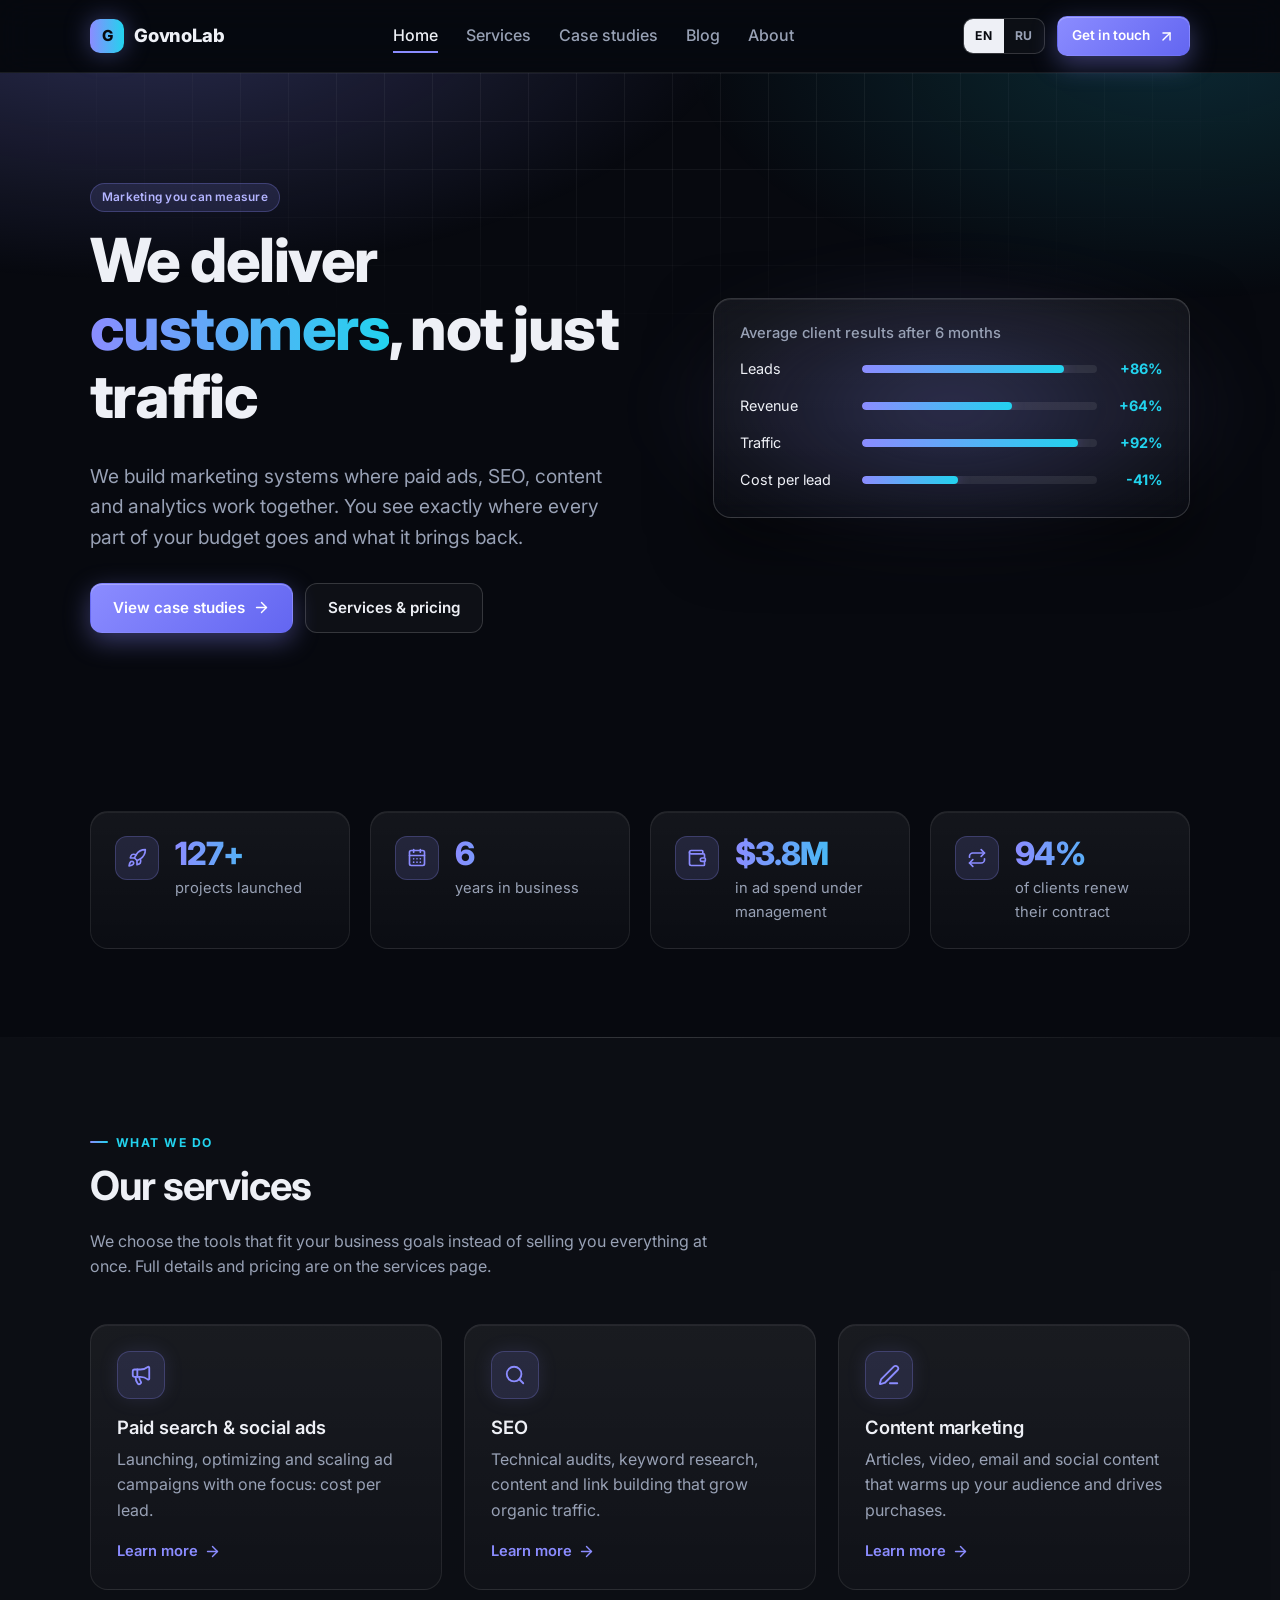
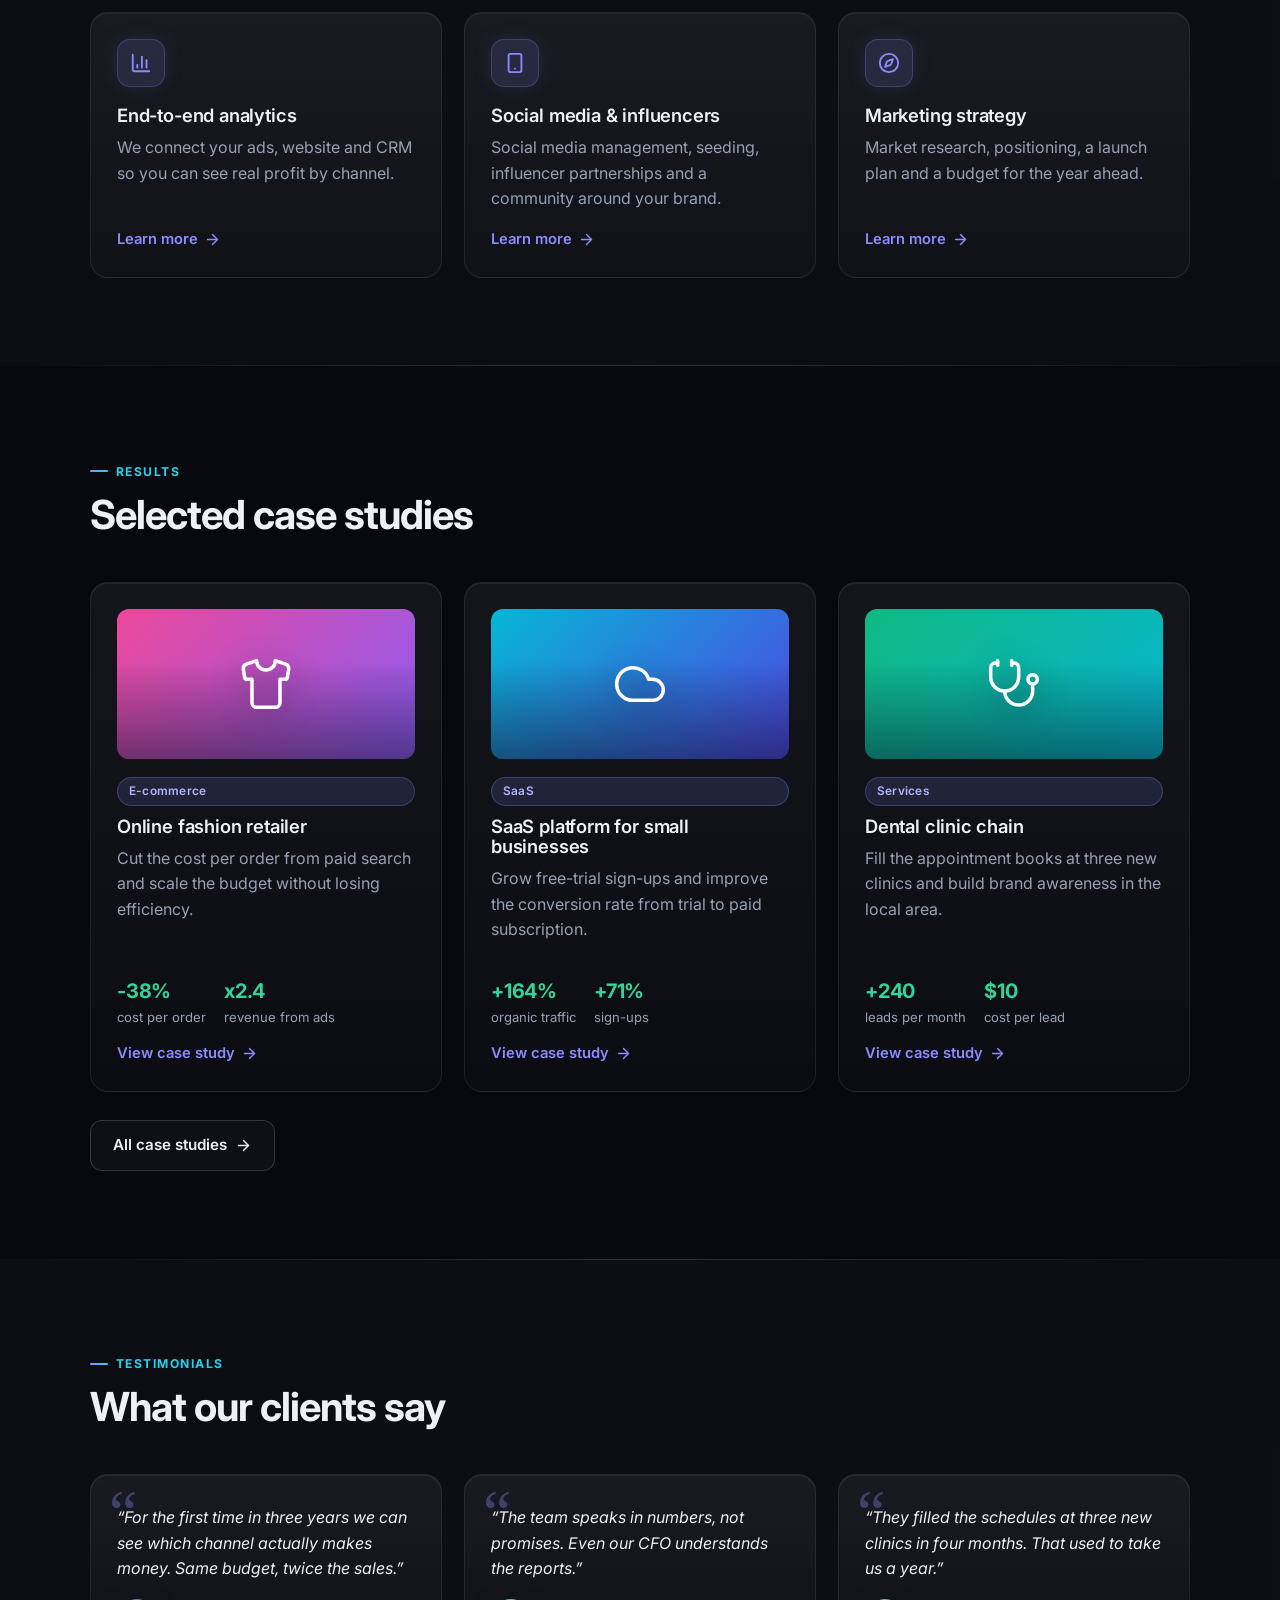
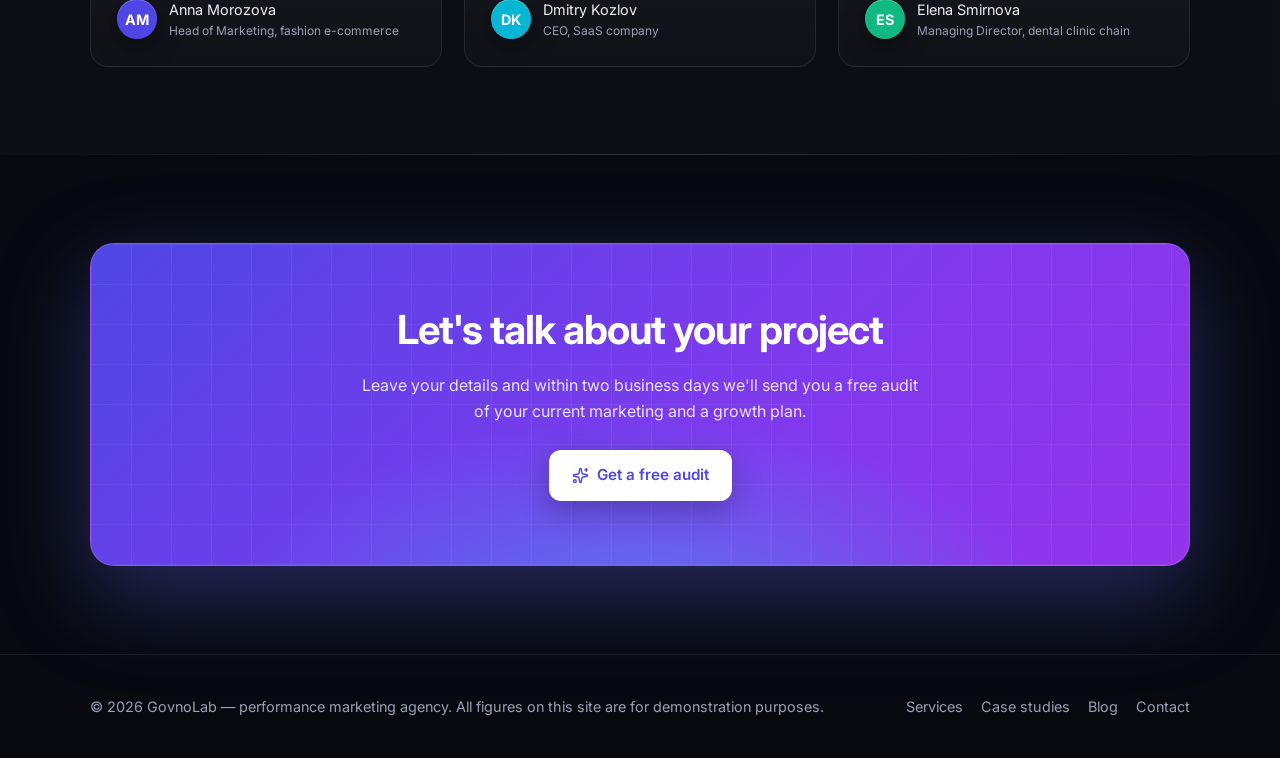
<file: index.html>
<!DOCTYPE html>
<html lang="en">
<head>
  <meta charset="UTF-8">
  <meta name="viewport" content="width=device-width, initial-scale=1.0">
  <title data-i18n="home.meta.title">GovnoLab — Performance Marketing That Pays for Itself</title>
  <meta name="description" data-i18n-content="home.meta.desc" content="GovnoLab is a performance marketing agency: paid ads, SEO, content and analytics. Revenue growth backed by transparent numbers.">
  <meta name="theme-color" content="#07090f">
  <meta name="color-scheme" content="dark">
  <link rel="preconnect" href="https://fonts.googleapis.com">
  <link rel="preconnect" href="https://fonts.gstatic.com" crossorigin>
  <link href="https://fonts.googleapis.com/css2?family=Inter:wght@400;500;600;700;800&display=swap" rel="stylesheet">
  <link rel="stylesheet" href="assets/css/style.css?v=9">
</head>
<body>
<header class="header">
  <div class="container nav">
    <a href="index.html" class="logo"><span class="logo-mark">G</span> GovnoLab</a>
    <ul class="nav-links">
      <li><a href="index.html" data-i18n="nav.home">Home</a></li>
      <li><a href="services.html" data-i18n="nav.services">Services</a></li>
      <li><a href="cases.html" data-i18n="nav.cases">Case studies</a></li>
      <li><a href="blog.html" data-i18n="nav.blog">Blog</a></li>
      <li><a href="about.html" data-i18n="nav.about">About</a></li>
    </ul>
    <div class="nav-right">
      <div class="lang" role="group" aria-label="Language" data-i18n-aria-label="nav.lang">
        <button type="button" data-lang="en">EN</button>
        <button type="button" data-lang="ru">RU</button>
      </div>
      <a href="about.html#contact" class="btn btn-primary btn-sm"><span data-i18n="nav.cta">Get in touch</span><span data-icon="arrow-up-right"></span></a>
      <button class="burger" aria-label="Menu" data-i18n-aria-label="nav.menu"><span data-icon="menu"></span></button>
    </div>
  </div>
</header>

<section class="hero">
  <div class="container hero-grid">
    <div>
      <span class="tag" data-i18n="home.hero.tag">Marketing you can measure</span>
      <h1 style="margin-top:14px" data-i18n="home.hero.title">We deliver <em>customers</em>, not just traffic</h1>
      <p class="lead" data-i18n="home.hero.lead">We build marketing systems where paid ads, SEO, content and analytics work together. You see exactly where every part of your budget goes and what it brings back.</p>
      <div class="hero-actions">
        <a href="cases.html" class="btn btn-primary"><span data-i18n="home.hero.cta1">View case studies</span><span data-icon="arrow-right"></span></a>
        <a href="services.html" class="btn btn-ghost" data-i18n="home.hero.cta2">Services & pricing</a>
      </div>
    </div>
    <div class="hero-card">
      <h4 data-i18n="home.hero.card">Average client results after 6 months</h4>
      <div class="bars">
        <div class="bar"><span data-i18n="home.hero.bar1">Leads</span><div class="bar-track"><div class="bar-fill" data-width="86"></div></div><strong>+86%</strong></div>
        <div class="bar"><span data-i18n="home.hero.bar2">Revenue</span><div class="bar-track"><div class="bar-fill" data-width="64"></div></div><strong>+64%</strong></div>
        <div class="bar"><span data-i18n="home.hero.bar3">Traffic</span><div class="bar-track"><div class="bar-fill" data-width="92"></div></div><strong>+92%</strong></div>
        <div class="bar"><span data-i18n="home.hero.bar4">Cost per lead</span><div class="bar-track"><div class="bar-fill" data-width="41"></div></div><strong>-41%</strong></div>
      </div>
    </div>
  </div>
</section>

<section class="section">
  <div class="container">
    <div class="stats">
      <div class="stat"><div class="s-icon" data-icon="rocket"></div><div><div class="num" data-count="127" data-suffix="+">0</div><div class="label" data-i18n="home.stat1">projects launched</div></div></div>
      <div class="stat"><div class="s-icon" data-icon="calendar-days"></div><div><div class="num" data-count="6">0</div><div class="label" data-i18n="home.stat2">years in business</div></div></div>
      <div class="stat"><div class="s-icon" data-icon="wallet"></div><div><div class="num" data-count="3.8" data-decimals="1" data-prefix="$" data-suffix="M" data-count-ru="340" data-decimals-ru="0" data-prefix-ru="" data-suffix-ru=" млн ₽">0</div><div class="label" data-i18n="home.stat3">in ad spend under management</div></div></div>
      <div class="stat"><div class="s-icon" data-icon="repeat"></div><div><div class="num" data-count="94" data-suffix="%">0</div><div class="label" data-i18n="home.stat4">of clients renew their contract</div></div></div>
    </div>
  </div>
</section>

<section class="section soft">
  <div class="container">
    <div class="section-head">
      <span class="eyebrow" data-i18n="home.what.eyebrow">What we do</span>
      <h2 data-i18n="home.what.title">Our services</h2>
      <p class="muted" data-i18n="home.what.lead">We choose the tools that fit your business goals instead of selling you everything at once. Full details and pricing are on the services page.</p>
    </div>
    <div class="grid grid-3">
      <a href="services.html#ads" class="card">
        <div class="icon" data-icon="megaphone"></div>
        <h3 data-i18n="home.svc1.title">Paid search & social ads</h3>
        <p data-i18n="home.svc1.text">Launching, optimizing and scaling ad campaigns with one focus: cost per lead.</p>
        <span class="link"><span data-i18n="home.more">Learn more</span><span data-icon="arrow-right"></span></span>
      </a>
      <a href="services.html#seo" class="card">
        <div class="icon" data-icon="search"></div>
        <h3 data-i18n="home.svc2.title">SEO</h3>
        <p data-i18n="home.svc2.text">Technical audits, keyword research, content and link building that grow organic traffic.</p>
        <span class="link"><span data-i18n="home.more">Learn more</span><span data-icon="arrow-right"></span></span>
      </a>
      <a href="services.html#content" class="card">
        <div class="icon" data-icon="pen-line"></div>
        <h3 data-i18n="home.svc3.title">Content marketing</h3>
        <p data-i18n="home.svc3.text">Articles, video, email and social content that warms up your audience and drives purchases.</p>
        <span class="link"><span data-i18n="home.more">Learn more</span><span data-icon="arrow-right"></span></span>
      </a>
      <a href="services.html#analytics" class="card">
        <div class="icon" data-icon="chart-column"></div>
        <h3 data-i18n="home.svc4.title">End-to-end analytics</h3>
        <p data-i18n="home.svc4.text">We connect your ads, website and CRM so you can see real profit by channel.</p>
        <span class="link"><span data-i18n="home.more">Learn more</span><span data-icon="arrow-right"></span></span>
      </a>
      <a href="services.html#smm" class="card">
        <div class="icon" data-icon="smartphone"></div>
        <h3 data-i18n="home.svc5.title">Social media & influencers</h3>
        <p data-i18n="home.svc5.text">Social media management, seeding, influencer partnerships and a community around your brand.</p>
        <span class="link"><span data-i18n="home.more">Learn more</span><span data-icon="arrow-right"></span></span>
      </a>
      <a href="services.html#strategy" class="card">
        <div class="icon" data-icon="compass"></div>
        <h3 data-i18n="home.svc6.title">Marketing strategy</h3>
        <p data-i18n="home.svc6.text">Market research, positioning, a launch plan and a budget for the year ahead.</p>
        <span class="link"><span data-i18n="home.more">Learn more</span><span data-icon="arrow-right"></span></span>
      </a>
    </div>
  </div>
</section>

<section class="section">
  <div class="container">
    <div class="section-head">
      <span class="eyebrow" data-i18n="home.results.eyebrow">Results</span>
      <h2 data-i18n="home.results.title">Selected case studies</h2>
    </div>
    <div class="grid grid-3" id="home-cases"></div>
    <div style="margin-top:28px"><a href="cases.html" class="btn btn-ghost"><span data-i18n="home.results.all">All case studies</span><span data-icon="arrow-right"></span></a></div>
  </div>
</section>

<section class="section soft">
  <div class="container">
    <div class="section-head">
      <span class="eyebrow" data-i18n="home.reviews.eyebrow">Testimonials</span>
      <h2 data-i18n="home.reviews.title">What our clients say</h2>
    </div>
    <div class="grid grid-3">
      <div class="quote">
        <p data-i18n="home.q1">“For the first time in three years we can see which channel actually makes money. Same budget, twice the sales.”</p>
        <div class="who"><div class="avatar" style="width:40px;height:40px;font-size:.9rem;margin:0;background:#4f46e5">AM</div><div><span data-i18n="home.q1.name">Anna Morozova</span><small data-i18n="home.q1.role">Head of Marketing, fashion e-commerce</small></div></div>
      </div>
      <div class="quote">
        <p data-i18n="home.q2">“The team speaks in numbers, not promises. Even our CFO understands the reports.”</p>
        <div class="who"><div class="avatar" style="width:40px;height:40px;font-size:.9rem;margin:0;background:#06b6d4">DK</div><div><span data-i18n="home.q2.name">Dmitry Kozlov</span><small data-i18n="home.q2.role">CEO, SaaS company</small></div></div>
      </div>
      <div class="quote">
        <p data-i18n="home.q3">“They filled the schedules at three new clinics in four months. That used to take us a year.”</p>
        <div class="who"><div class="avatar" style="width:40px;height:40px;font-size:.9rem;margin:0;background:#10b981">ES</div><div><span data-i18n="home.q3.name">Elena Smirnova</span><small data-i18n="home.q3.role">Managing Director, dental clinic chain</small></div></div>
      </div>
    </div>
  </div>
</section>

<section class="section">
  <div class="container">
    <div class="cta">
      <h2 data-i18n="home.cta.title">Let's talk about your project</h2>
      <p data-i18n="home.cta.text">Leave your details and within two business days we'll send you a free audit of your current marketing and a growth plan.</p>
      <a href="about.html#contact" class="btn btn-primary"><span data-icon="sparkles"></span><span data-i18n="home.cta.btn">Get a free audit</span></a>
    </div>
  </div>
</section>

<footer class="footer">
  <div class="container footer-grid">
    <div>© <span data-year></span> <span data-i18n="footer.copy">GovnoLab — performance marketing agency. All figures on this site are for demonstration purposes.</span></div>
    <ul>
      <li><a href="services.html" data-i18n="footer.services">Services</a></li>
      <li><a href="cases.html" data-i18n="footer.cases">Case studies</a></li>
      <li><a href="blog.html" data-i18n="footer.blog">Blog</a></li>
      <li><a href="about.html#contact" data-i18n="footer.contacts">Contact</a></li>
    </ul>
  </div>
</footer>
<script src="assets/js/backdrop.js?v=9"></script>
<script src="assets/js/icons.js?v=9"></script>
<script src="assets/js/data.js?v=9"></script>
<script src="assets/js/i18n.js?v=9"></script>
<script src="assets/js/main.js?v=9"></script>
<script>
  // Три первых кейса на главной.
  (function () {
    const wrap = document.getElementById("home-cases");
    const L = I18N.L, t = I18N.t;
    function render() {
      wrap.innerHTML = "";
      SITE_DATA.cases.slice(0, 3).forEach((c) => {
        const el = document.createElement("a");
        el.className = "card case-card";
        el.href = "cases.html#" + c.id;
        el.innerHTML = `
          <div class="cover" style="background:${c.color}">${ICONS.svg(c.icon)}</div>
          <span class="tag">${L(c.industryLabel)}</span>
          <h3 style="margin-top:10px">${L(c.title)}</h3>
          <p>${L(c.task)}</p>
          <div class="case-metrics">${c.metrics.slice(0, 2).map((m) => `<div><strong>${L(m.value)}</strong>${L(m.label)}</div>`).join("")}</div>
          <span class="link" style="margin-top:14px"><span>${t("js.opencase")}</span>${ICONS.svg("arrow-right")}</span>`;
        wrap.appendChild(el);
      });
    }
    document.addEventListener("langchange", render);
    render();
  })();
</script>
</body>
</html>
</file>
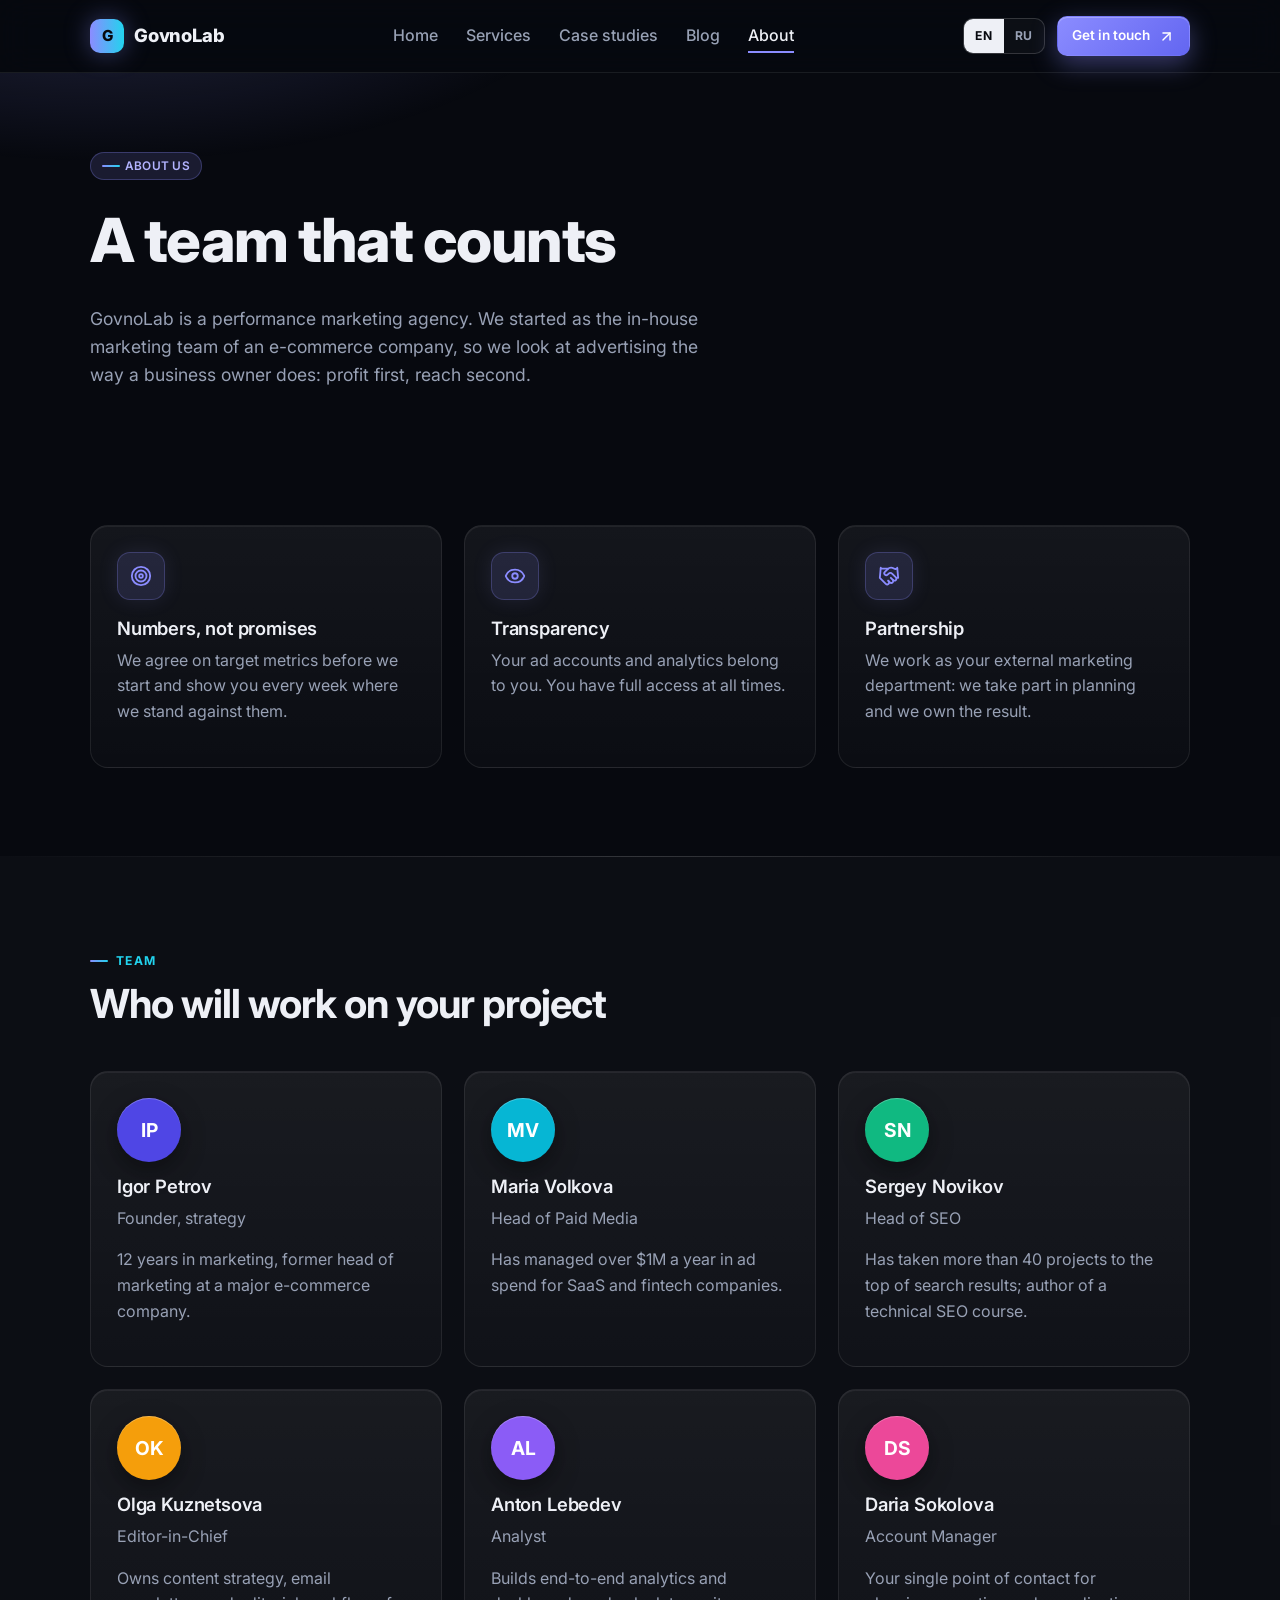
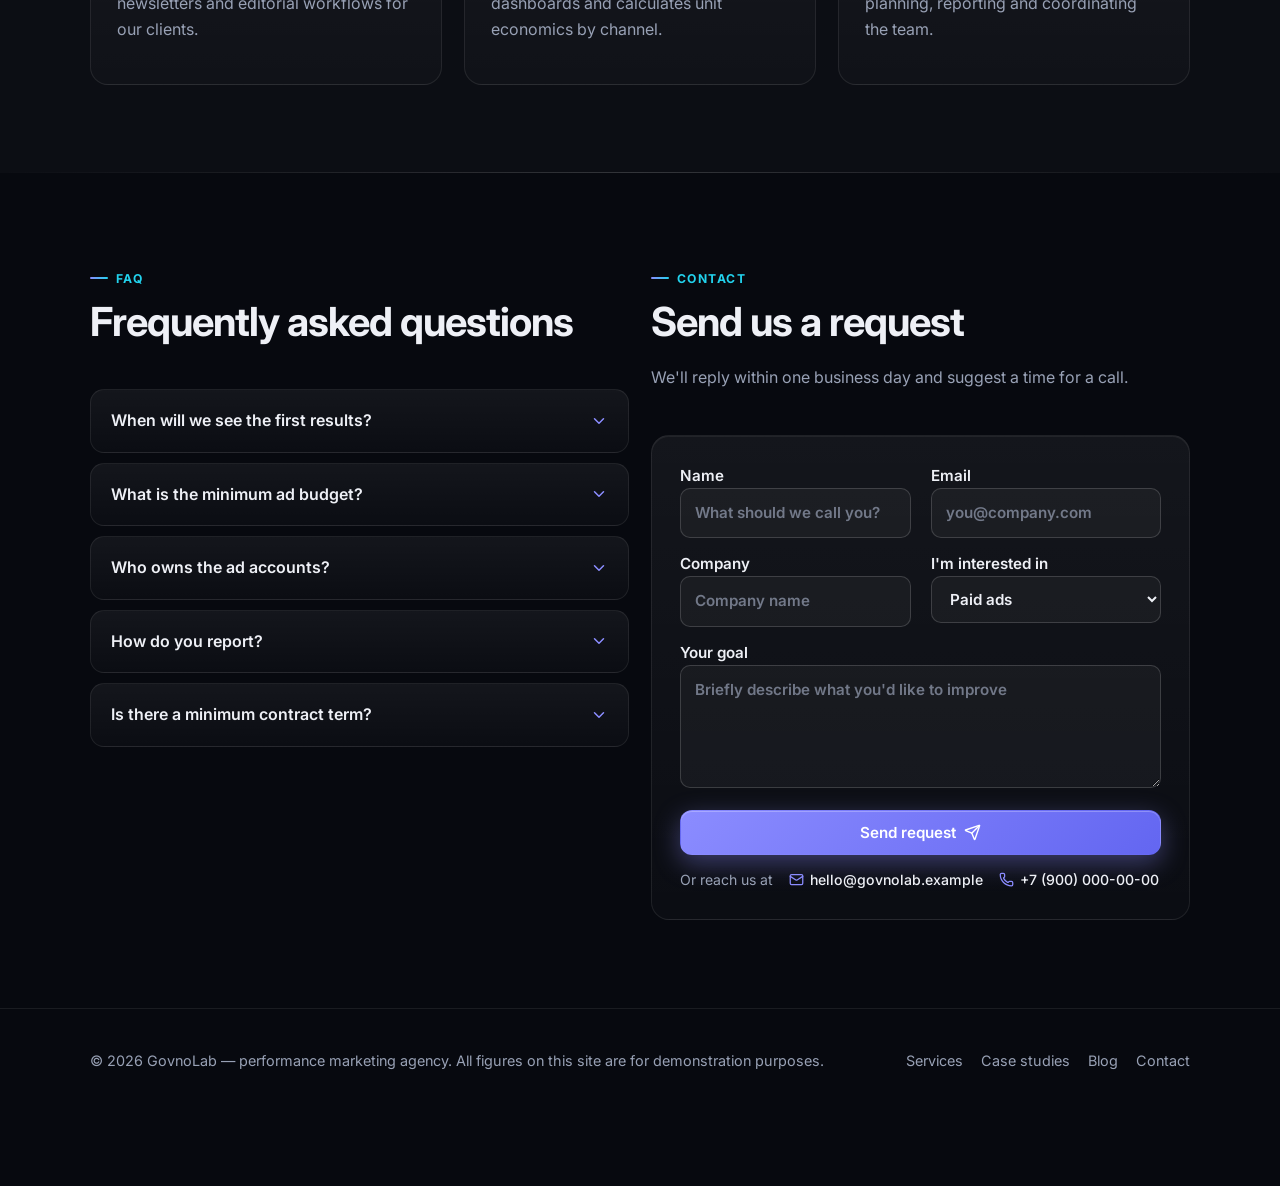
<file: about.html>
<!DOCTYPE html>
<html lang="en">
<head>
  <meta charset="UTF-8">
  <meta name="viewport" content="width=device-width, initial-scale=1.0">
  <title data-i18n="about.meta.title">About Us & Contact — GovnoLab</title>
  <meta name="description" data-i18n-content="about.meta.desc" content="Meet the GovnoLab team, learn how we work, read the FAQ and send us a request.">
  <meta name="theme-color" content="#07090f">
  <meta name="color-scheme" content="dark">
  <link rel="preconnect" href="https://fonts.googleapis.com">
  <link rel="preconnect" href="https://fonts.gstatic.com" crossorigin>
  <link href="https://fonts.googleapis.com/css2?family=Inter:wght@400;500;600;700;800&display=swap" rel="stylesheet">
  <link rel="stylesheet" href="assets/css/style.css?v=9">
</head>
<body>
<header class="header">
  <div class="container nav">
    <a href="index.html" class="logo"><span class="logo-mark">G</span> GovnoLab</a>
    <ul class="nav-links">
      <li><a href="index.html" data-i18n="nav.home">Home</a></li>
      <li><a href="services.html" data-i18n="nav.services">Services</a></li>
      <li><a href="cases.html" data-i18n="nav.cases">Case studies</a></li>
      <li><a href="blog.html" data-i18n="nav.blog">Blog</a></li>
      <li><a href="about.html" data-i18n="nav.about">About</a></li>
    </ul>
    <div class="nav-right">
      <div class="lang" role="group" aria-label="Language" data-i18n-aria-label="nav.lang">
        <button type="button" data-lang="en">EN</button>
        <button type="button" data-lang="ru">RU</button>
      </div>
      <a href="about.html#contact" class="btn btn-primary btn-sm"><span data-i18n="nav.cta">Get in touch</span><span data-icon="arrow-up-right"></span></a>
      <button class="burger" aria-label="Menu" data-i18n-aria-label="nav.menu"><span data-icon="menu"></span></button>
    </div>
  </div>
</header>

<section class="page-hero">
  <div class="container">
    <span class="eyebrow tag" data-i18n="about.tag">About us</span>
    <h1 style="margin-top:14px" data-i18n="about.title">A team that counts</h1>
    <p data-i18n="about.lead">GovnoLab is a performance marketing agency. We started as the in-house marketing team of an e-commerce company, so we look at advertising the way a business owner does: profit first, reach second.</p>
  </div>
</section>

<section class="section">
  <div class="container">
    <div class="grid grid-3">
      <div class="card"><div class="icon" data-icon="target"></div><h3 data-i18n="about.p1.title">Numbers, not promises</h3><p data-i18n="about.p1.text">We agree on target metrics before we start and show you every week where we stand against them.</p></div>
      <div class="card"><div class="icon" data-icon="eye"></div><h3 data-i18n="about.p2.title">Transparency</h3><p data-i18n="about.p2.text">Your ad accounts and analytics belong to you. You have full access at all times.</p></div>
      <div class="card"><div class="icon" data-icon="handshake"></div><h3 data-i18n="about.p3.title">Partnership</h3><p data-i18n="about.p3.text">We work as your external marketing department: we take part in planning and we own the result.</p></div>
    </div>
  </div>
</section>

<section class="section soft">
  <div class="container">
    <div class="section-head">
      <span class="eyebrow" data-i18n="about.team.eyebrow">Team</span>
      <h2 data-i18n="about.team.title">Who will work on your project</h2>
    </div>
    <div class="grid grid-3">
      <div class="card"><div class="avatar" style="background:#4f46e5">IP</div><h3 data-i18n="about.t1.name">Igor Petrov</h3><p class="muted" style="flex:0" data-i18n="about.t1.role">Founder, strategy</p><p data-i18n="about.t1.text">12 years in marketing, former head of marketing at a major e-commerce company.</p></div>
      <div class="card"><div class="avatar" style="background:#06b6d4">MV</div><h3 data-i18n="about.t2.name">Maria Volkova</h3><p class="muted" style="flex:0" data-i18n="about.t2.role">Head of Paid Media</p><p data-i18n="about.t2.text">Has managed over $1M a year in ad spend for SaaS and fintech companies.</p></div>
      <div class="card"><div class="avatar" style="background:#10b981">SN</div><h3 data-i18n="about.t3.name">Sergey Novikov</h3><p class="muted" style="flex:0" data-i18n="about.t3.role">Head of SEO</p><p data-i18n="about.t3.text">Has taken more than 40 projects to the top of search results; author of a technical SEO course.</p></div>
      <div class="card"><div class="avatar" style="background:#f59e0b">OK</div><h3 data-i18n="about.t4.name">Olga Kuznetsova</h3><p class="muted" style="flex:0" data-i18n="about.t4.role">Editor-in-Chief</p><p data-i18n="about.t4.text">Owns content strategy, email newsletters and editorial workflows for our clients.</p></div>
      <div class="card"><div class="avatar" style="background:#8b5cf6">AL</div><h3 data-i18n="about.t5.name">Anton Lebedev</h3><p class="muted" style="flex:0" data-i18n="about.t5.role">Analyst</p><p data-i18n="about.t5.text">Builds end-to-end analytics and dashboards and calculates unit economics by channel.</p></div>
      <div class="card"><div class="avatar" style="background:#ec4899">DS</div><h3 data-i18n="about.t6.name">Daria Sokolova</h3><p class="muted" style="flex:0" data-i18n="about.t6.role">Account Manager</p><p data-i18n="about.t6.text">Your single point of contact for planning, reporting and coordinating the team.</p></div>
    </div>
  </div>
</section>

<section class="section">
  <div class="container">
    <div class="grid grid-2" style="align-items:start">
      <div>
        <div class="section-head">
          <span class="eyebrow" data-i18n="about.faq.eyebrow">FAQ</span>
          <h2 data-i18n="about.faq.title">Frequently asked questions</h2>
        </div>
        <div class="faq-item"><button class="faq-q"><span data-i18n="about.faq.q1">When will we see the first results?</span><span class="faq-chev" data-icon="chevron-down"></span></button><div class="faq-a" data-i18n="about.faq.a1">Paid ads bring the first leads within 2–3 weeks of launch. SEO and content are long-term channels: sustained growth becomes visible within 3–5 months.</div></div>
        <div class="faq-item"><button class="faq-q"><span data-i18n="about.faq.q2">What is the minimum ad budget?</span><span class="faq-chev" data-icon="chevron-down"></span></button><div class="faq-a" data-i18n="about.faq.a2">We take on projects with an ad budget of at least $1,000 per month. Below that, there isn't enough data to optimize effectively.</div></div>
        <div class="faq-item"><button class="faq-q"><span data-i18n="about.faq.q3">Who owns the ad accounts?</span><span class="faq-chev" data-icon="chevron-down"></span></button><div class="faq-a" data-i18n="about.faq.a3">You do, always. We work inside your accounts, and when our engagement ends, all history and settings stay with you.</div></div>
        <div class="faq-item"><button class="faq-q"><span data-i18n="about.faq.q4">How do you report?</span><span class="faq-chev" data-icon="chevron-down"></span></button><div class="faq-a" data-i18n="about.faq.a4">A weekly report on key metrics, plus a monthly review meeting where we go through results and plan the next period. Your dashboard is available online 24/7.</div></div>
        <div class="faq-item"><button class="faq-q"><span data-i18n="about.faq.q5">Is there a minimum contract term?</span><span class="faq-chev" data-icon="chevron-down"></span></button><div class="faq-a" data-i18n="about.faq.a5">Three months for paid ads and six months for SEO. Anything shorter isn't enough to evaluate results objectively.</div></div>
      </div>
      <div id="contact">
        <div class="section-head">
          <span class="eyebrow" data-i18n="about.contact.eyebrow">Contact</span>
          <h2 data-i18n="about.contact.title">Send us a request</h2>
          <p class="muted" data-i18n="about.contact.lead">We'll reply within one business day and suggest a time for a call.</p>
        </div>
        <form class="form calc" id="lead-form" novalidate>
          <div class="row">
            <label><span data-i18n="about.form.name">Name</span><input type="text" name="name" placeholder="What should we call you?" data-i18n-placeholder="about.form.name.ph" required></label>
            <label><span data-i18n="about.form.email">Email</span><input type="email" name="email" placeholder="you@company.com" required></label>
          </div>
          <div class="row">
            <label><span data-i18n="about.form.company">Company</span><input type="text" name="company" placeholder="Company name" data-i18n-placeholder="about.form.company.ph"></label>
            <label><span data-i18n="about.form.service">I'm interested in</span>
              <select name="service">
                <option data-i18n="about.form.o1">Paid ads</option><option data-i18n="about.form.o2">SEO</option><option data-i18n="about.form.o3">Content</option><option data-i18n="about.form.o4">Analytics</option><option data-i18n="about.form.o5">Social media</option><option data-i18n="about.form.o6">Strategy</option><option data-i18n="about.form.o7">Not sure yet</option>
              </select>
            </label>
          </div>
          <label><span data-i18n="about.form.task">Your goal</span><textarea name="message" rows="4" placeholder="Briefly describe what you'd like to improve" data-i18n-placeholder="about.form.task.ph"></textarea></label>
          <div class="form-note"></div>
          <button type="submit" class="btn btn-primary"><span data-i18n="about.form.submit">Send request</span><span data-icon="send"></span></button>
          <div class="contact-line"><span data-i18n="about.form.or">Or reach us at</span><a class="contact-item" href="mailto:hello@govnolab.example"><span data-icon="mail"></span>hello@govnolab.example</a><a class="contact-item" href="tel:+79000000000"><span data-icon="phone"></span>+7 (900) 000-00-00</a></div>
        </form>
      </div>
    </div>
  </div>
</section>

<footer class="footer">
  <div class="container footer-grid">
    <div>© <span data-year></span> <span data-i18n="footer.copy">GovnoLab — performance marketing agency. All figures on this site are for demonstration purposes.</span></div>
    <ul>
      <li><a href="services.html" data-i18n="footer.services">Services</a></li>
      <li><a href="cases.html" data-i18n="footer.cases">Case studies</a></li>
      <li><a href="blog.html" data-i18n="footer.blog">Blog</a></li>
      <li><a href="about.html#contact" data-i18n="footer.contacts">Contact</a></li>
    </ul>
  </div>
</footer>
<script src="assets/js/backdrop.js?v=9"></script>
<script src="assets/js/icons.js?v=9"></script>
<script src="assets/js/data.js?v=9"></script>
<script src="assets/js/i18n.js?v=9"></script>
<script src="assets/js/main.js?v=9"></script>
</body>
</html>
</file>
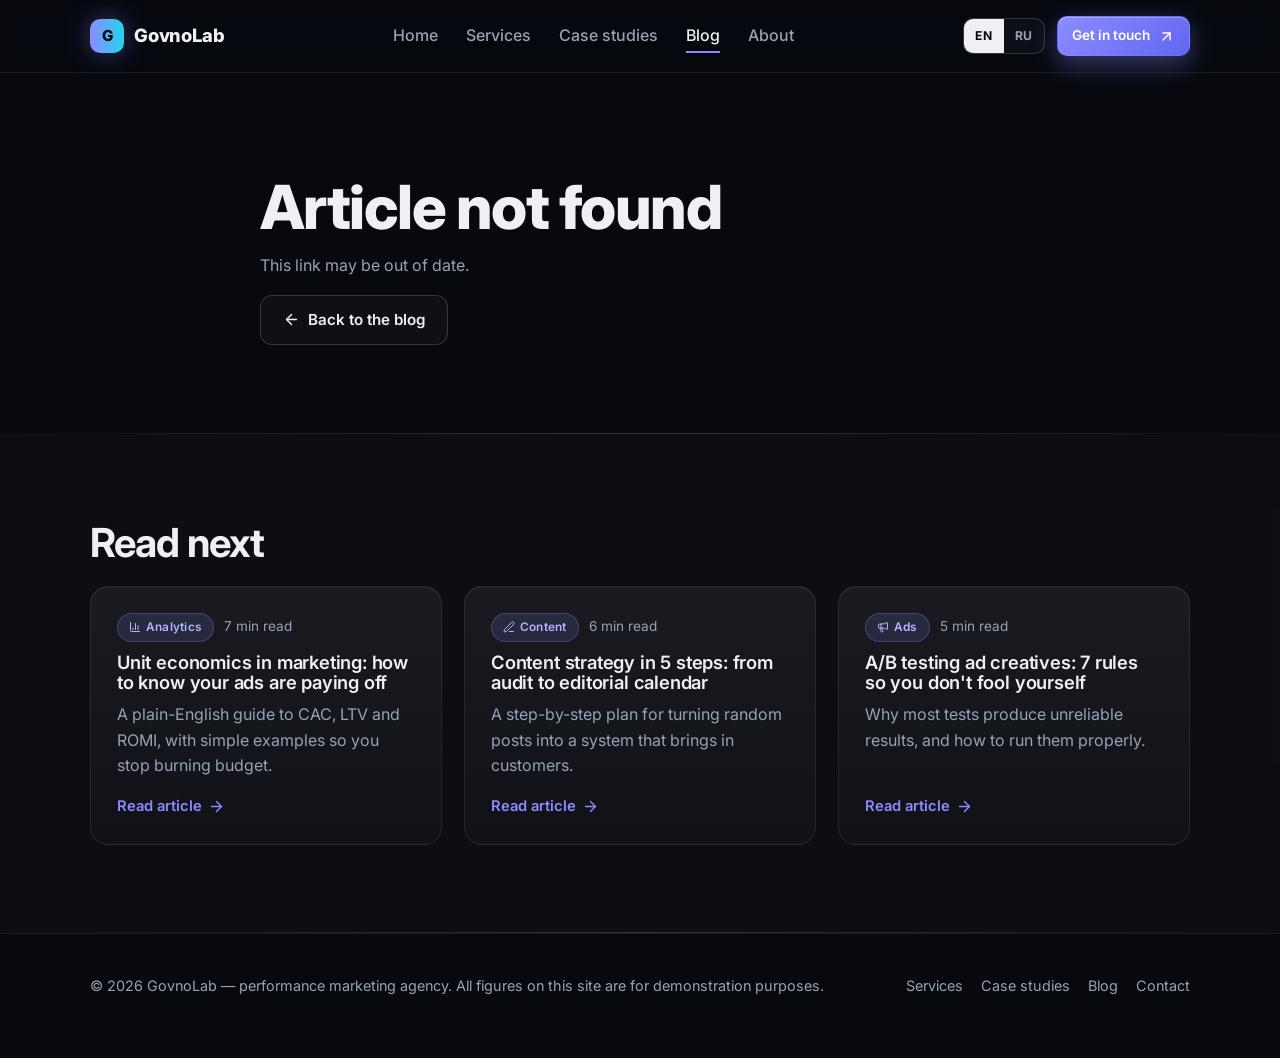
<file: article.html>
<!DOCTYPE html>
<html lang="en">
<head>
  <meta charset="UTF-8">
  <meta name="viewport" content="width=device-width, initial-scale=1.0">
  <title>Article — GovnoLab</title>
  <meta name="theme-color" content="#07090f">
  <meta name="color-scheme" content="dark">
  <link rel="preconnect" href="https://fonts.googleapis.com">
  <link rel="preconnect" href="https://fonts.gstatic.com" crossorigin>
  <link href="https://fonts.googleapis.com/css2?family=Inter:wght@400;500;600;700;800&display=swap" rel="stylesheet">
  <link rel="stylesheet" href="assets/css/style.css?v=9">
</head>
<body>
<header class="header">
  <div class="container nav">
    <a href="index.html" class="logo"><span class="logo-mark">G</span> GovnoLab</a>
    <ul class="nav-links">
      <li><a href="index.html" data-i18n="nav.home">Home</a></li>
      <li><a href="services.html" data-i18n="nav.services">Services</a></li>
      <li><a href="cases.html" data-i18n="nav.cases">Case studies</a></li>
      <li><a href="blog.html" data-i18n="nav.blog">Blog</a></li>
      <li><a href="about.html" data-i18n="nav.about">About</a></li>
    </ul>
    <div class="nav-right">
      <div class="lang" role="group" aria-label="Language" data-i18n-aria-label="nav.lang">
        <button type="button" data-lang="en">EN</button>
        <button type="button" data-lang="ru">RU</button>
      </div>
      <a href="about.html#contact" class="btn btn-primary btn-sm"><span data-i18n="nav.cta">Get in touch</span><span data-icon="arrow-up-right"></span></a>
      <button class="burger" aria-label="Menu" data-i18n-aria-label="nav.menu"><span data-icon="menu"></span></button>
    </div>
  </div>
</header>

<section class="section">
  <div class="container">
    <article class="article" id="article">
      <p class="muted">…</p>
    </article>
  </div>
</section>

<section class="section soft">
  <div class="container">
    <h2 data-i18n="article.related">Read next</h2>
    <div class="grid grid-3" id="related"></div>
  </div>
</section>

<footer class="footer">
  <div class="container footer-grid">
    <div>© <span data-year></span> <span data-i18n="footer.copy">GovnoLab — performance marketing agency. All figures on this site are for demonstration purposes.</span></div>
    <ul>
      <li><a href="services.html" data-i18n="footer.services">Services</a></li>
      <li><a href="cases.html" data-i18n="footer.cases">Case studies</a></li>
      <li><a href="blog.html" data-i18n="footer.blog">Blog</a></li>
      <li><a href="about.html#contact" data-i18n="footer.contacts">Contact</a></li>
    </ul>
  </div>
</footer>
<script src="assets/js/backdrop.js?v=9"></script>
<script src="assets/js/icons.js?v=9"></script>
<script src="assets/js/data.js?v=9"></script>
<script src="assets/js/i18n.js?v=9"></script>
<script src="assets/js/main.js?v=9"></script>
<script>
  (function () {
    const id = new URLSearchParams(location.search).get("id");
    const post = SITE_DATA.posts.find((p) => p.id === id);
    const box = document.getElementById("article");
    const related = document.getElementById("related");
    const CAT_ICON = { Analytics: "chart-column", Content: "pen-line", Ads: "megaphone", SEO: "search", CRM: "users" };
    const catIcon = (p) => ICONS.svg(CAT_ICON[p.category.en] || "tag");
    const L = I18N.L, t = I18N.t;
    const fmtDate = (d) => new Date(d).toLocaleDateString(I18N.locale(), { day: "numeric", month: "long", year: "numeric" });

    function render() {
      if (!post) {
        document.title = t("js.notfound") + " — GovnoLab";
        box.innerHTML = `<h1>${t("js.notfound")}</h1><p class="muted">${t("js.notfound.text")}</p><a href="blog.html" class="btn btn-ghost">${ICONS.svg("arrow-left")}<span>${t("js.toblog")}</span></a>`;
      } else {
        document.title = L(post.title) + " — GovnoLab";
        box.innerHTML = `
          <a href="blog.html" class="link">${ICONS.svg("arrow-left")}<span>${t("js.allposts")}</span></a>
          <div class="post-meta" style="margin-top:20px"><span class="tag">${catIcon(post)}${L(post.category)}</span> ${fmtDate(post.date)} · ${post.readTime} ${t("js.readtime")}</div>
          <h1>${L(post.title)}</h1>
          <p class="muted" style="font-size:1.15rem">${L(post.excerpt)}</p>
          <div class="body">${L(post.body)}</div>
          <div class="cta" style="margin-top:40px;padding:36px 24px">
            <h2 style="font-size:1.5rem">${t("js.help.title")}</h2>
            <p>${t("js.help.text")}</p>
            <a href="about.html#contact" class="btn btn-primary"><span>${t("js.help.btn")}</span>${ICONS.svg("send")}</a>
          </div>`;
      }
      related.innerHTML = "";
      SITE_DATA.posts.filter((p) => p.id !== id).slice(0, 3).forEach((p) => {
        const el = document.createElement("a");
        el.className = "card";
        el.href = "article.html?id=" + p.id;
        el.innerHTML = `<div class="post-meta"><span class="tag">${catIcon(p)}${L(p.category)}</span> ${p.readTime} ${t("js.min")}</div><h3>${L(p.title)}</h3><p>${L(p.excerpt)}</p><span class="link"><span>${t("js.readmore")}</span>${ICONS.svg("arrow-right")}</span>`;
        related.appendChild(el);
      });
    }
    document.addEventListener("langchange", render);
    render();
  })();
</script>
</body>
</html>
</file>
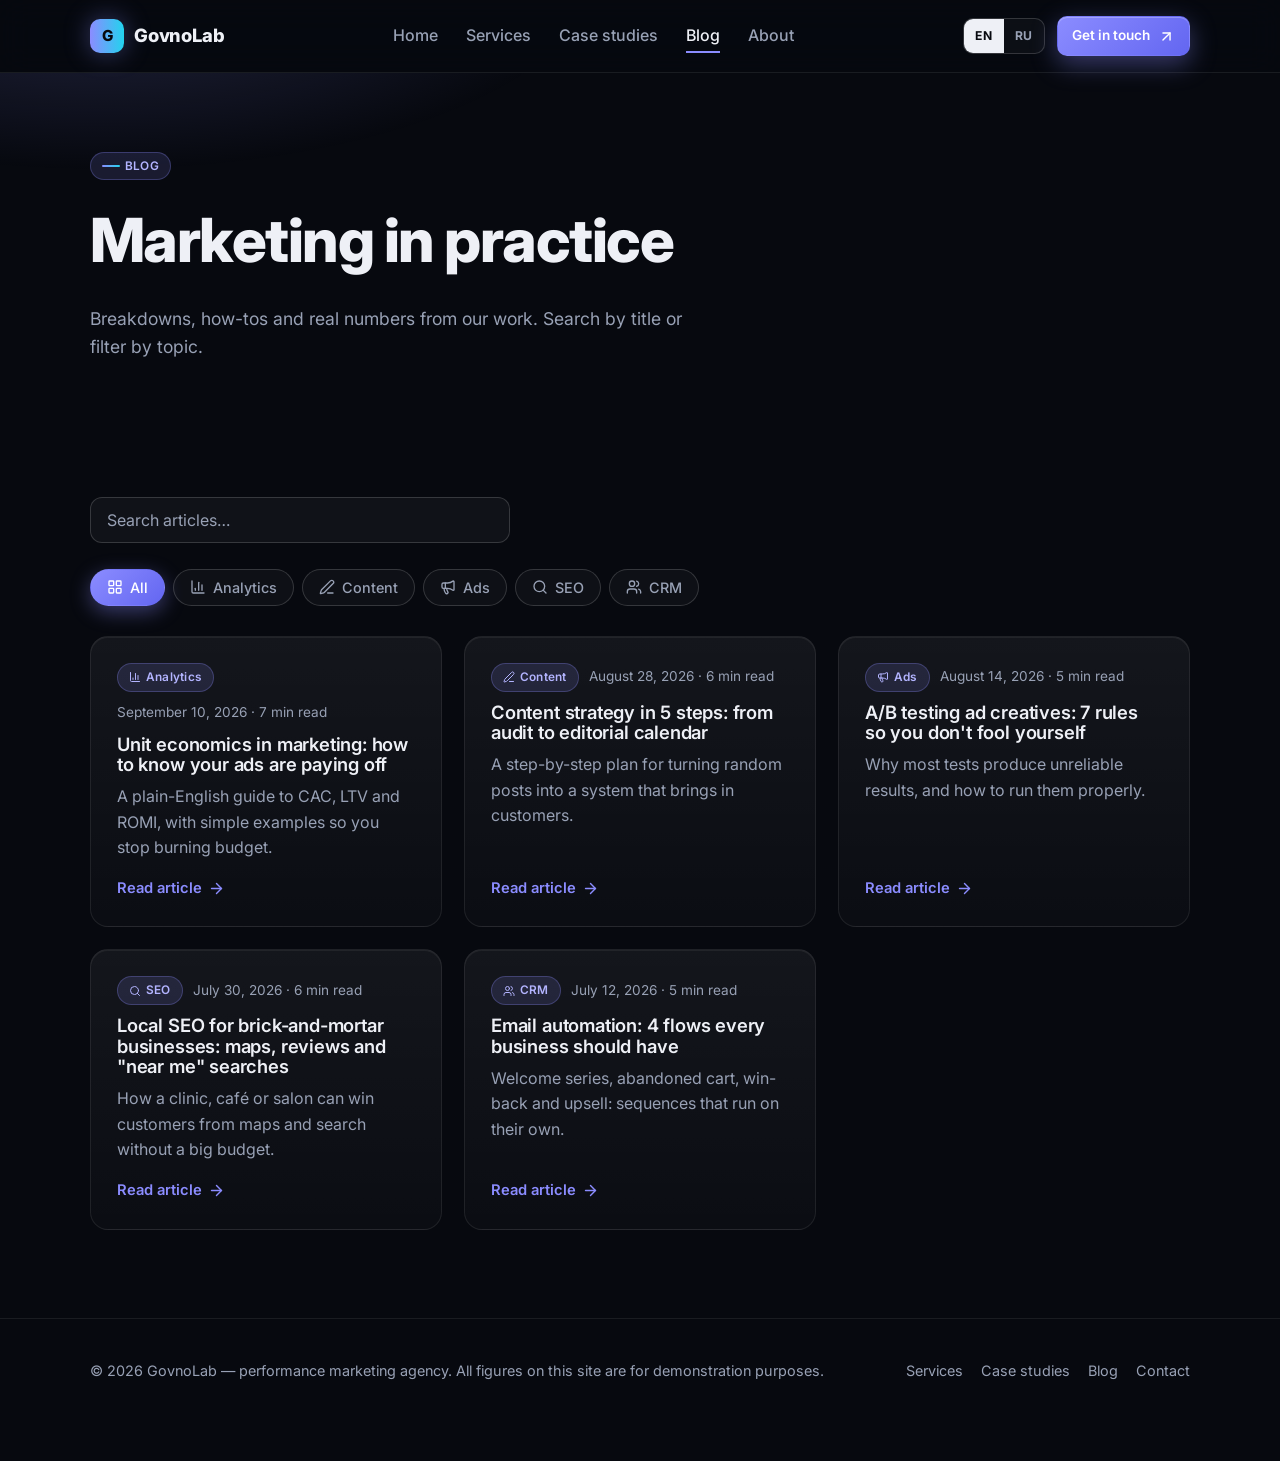
<file: blog.html>
<!DOCTYPE html>
<html lang="en">
<head>
  <meta charset="UTF-8">
  <meta name="viewport" content="width=device-width, initial-scale=1.0">
  <title data-i18n="blog.meta.title">Blog — GovnoLab</title>
  <meta name="description" data-i18n-content="blog.meta.desc" content="The GovnoLab marketing blog: analytics, paid ads, SEO, content and CRM. Practical articles, no fluff.">
  <meta name="theme-color" content="#07090f">
  <meta name="color-scheme" content="dark">
  <link rel="preconnect" href="https://fonts.googleapis.com">
  <link rel="preconnect" href="https://fonts.gstatic.com" crossorigin>
  <link href="https://fonts.googleapis.com/css2?family=Inter:wght@400;500;600;700;800&display=swap" rel="stylesheet">
  <link rel="stylesheet" href="assets/css/style.css?v=9">
</head>
<body>
<header class="header">
  <div class="container nav">
    <a href="index.html" class="logo"><span class="logo-mark">G</span> GovnoLab</a>
    <ul class="nav-links">
      <li><a href="index.html" data-i18n="nav.home">Home</a></li>
      <li><a href="services.html" data-i18n="nav.services">Services</a></li>
      <li><a href="cases.html" data-i18n="nav.cases">Case studies</a></li>
      <li><a href="blog.html" data-i18n="nav.blog">Blog</a></li>
      <li><a href="about.html" data-i18n="nav.about">About</a></li>
    </ul>
    <div class="nav-right">
      <div class="lang" role="group" aria-label="Language" data-i18n-aria-label="nav.lang">
        <button type="button" data-lang="en">EN</button>
        <button type="button" data-lang="ru">RU</button>
      </div>
      <a href="about.html#contact" class="btn btn-primary btn-sm"><span data-i18n="nav.cta">Get in touch</span><span data-icon="arrow-up-right"></span></a>
      <button class="burger" aria-label="Menu" data-i18n-aria-label="nav.menu"><span data-icon="menu"></span></button>
    </div>
  </div>
</header>

<section class="page-hero">
  <div class="container">
    <span class="eyebrow tag" data-i18n="blog.tag">Blog</span>
    <h1 style="margin-top:14px" data-i18n="blog.title">Marketing in practice</h1>
    <p data-i18n="blog.lead">Breakdowns, how-tos and real numbers from our work. Search by title or filter by topic.</p>
  </div>
</section>

<section class="section">
  <div class="container">
    <input type="search" class="search" id="post-search" placeholder="Search articles…" data-i18n-placeholder="blog.search">
    <div class="tabs" id="post-filters"></div>
    <div class="grid grid-3" id="posts-grid"></div>
  </div>
</section>

<footer class="footer">
  <div class="container footer-grid">
    <div>© <span data-year></span> <span data-i18n="footer.copy">GovnoLab — performance marketing agency. All figures on this site are for demonstration purposes.</span></div>
    <ul>
      <li><a href="services.html" data-i18n="footer.services">Services</a></li>
      <li><a href="cases.html" data-i18n="footer.cases">Case studies</a></li>
      <li><a href="blog.html" data-i18n="footer.blog">Blog</a></li>
      <li><a href="about.html#contact" data-i18n="footer.contacts">Contact</a></li>
    </ul>
  </div>
</footer>
<script src="assets/js/backdrop.js?v=9"></script>
<script src="assets/js/icons.js?v=9"></script>
<script src="assets/js/data.js?v=9"></script>
<script src="assets/js/i18n.js?v=9"></script>
<script src="assets/js/main.js?v=9"></script>
<script>
  (function () {
    const grid = document.getElementById("posts-grid");
    const search = document.getElementById("post-search");
    const filters = document.getElementById("post-filters");
    const CAT_ICON = { Analytics: "chart-column", Content: "pen-line", Ads: "megaphone", SEO: "search", CRM: "users" };
    const catIcon = (p) => ICONS.svg(CAT_ICON[p.category.en] || "tag");
    const L = I18N.L, t = I18N.t;
    let category = "all"; // category key = its English label

    function renderFilters() {
      filters.innerHTML = "";
      const cats = ["all", ...new Set(SITE_DATA.posts.map((p) => p.category.en))];
      cats.forEach((c) => {
        const b = document.createElement("button");
        b.className = "tab" + (c === category ? " active" : "");
        b.dataset.filter = c;
        const post = SITE_DATA.posts.find((p) => p.category.en === c);
        b.innerHTML = (c === "all" ? ICONS.svg("layout-grid") : catIcon(post)) + "<span>" + (c === "all" ? t("js.all") : L(post.category)) + "</span>";
        filters.appendChild(b);
      });
    }

    const fmtDate = (d) => new Date(d).toLocaleDateString(I18N.locale(), { day: "numeric", month: "long", year: "numeric" });

    function render() {
      const q = search.value.trim().toLowerCase();
      const list = SITE_DATA.posts.filter((p) =>
        (category === "all" || p.category.en === category) &&
        (!q || L(p.title).toLowerCase().includes(q) || L(p.excerpt).toLowerCase().includes(q))
      );
      grid.innerHTML = list.length ? "" : `<div class="empty">${t("js.noposts")}</div>`;
      list.forEach((p) => {
        const el = document.createElement("a");
        el.className = "card";
        el.href = "article.html?id=" + p.id;
        el.innerHTML = `
          <div class="post-meta"><span class="tag">${catIcon(p)}${L(p.category)}</span> ${fmtDate(p.date)} · ${p.readTime} ${t("js.min")}</div>
          <h3>${L(p.title)}</h3>
          <p>${L(p.excerpt)}</p>
          <span class="link"><span>${t("js.readmore")}</span>${ICONS.svg("arrow-right")}</span>`;
        grid.appendChild(el);
      });
    }

    filters.addEventListener("click", (e) => {
      const btn = e.target.closest(".tab");
      if (!btn) return;
      filters.querySelectorAll(".tab").forEach((x) => x.classList.remove("active"));
      btn.classList.add("active");
      category = btn.dataset.filter;
      render();
    });
    search.addEventListener("input", render);
    document.addEventListener("langchange", () => { renderFilters(); render(); });
    renderFilters();
    render();
  })();
</script>
</body>
</html>
</file>
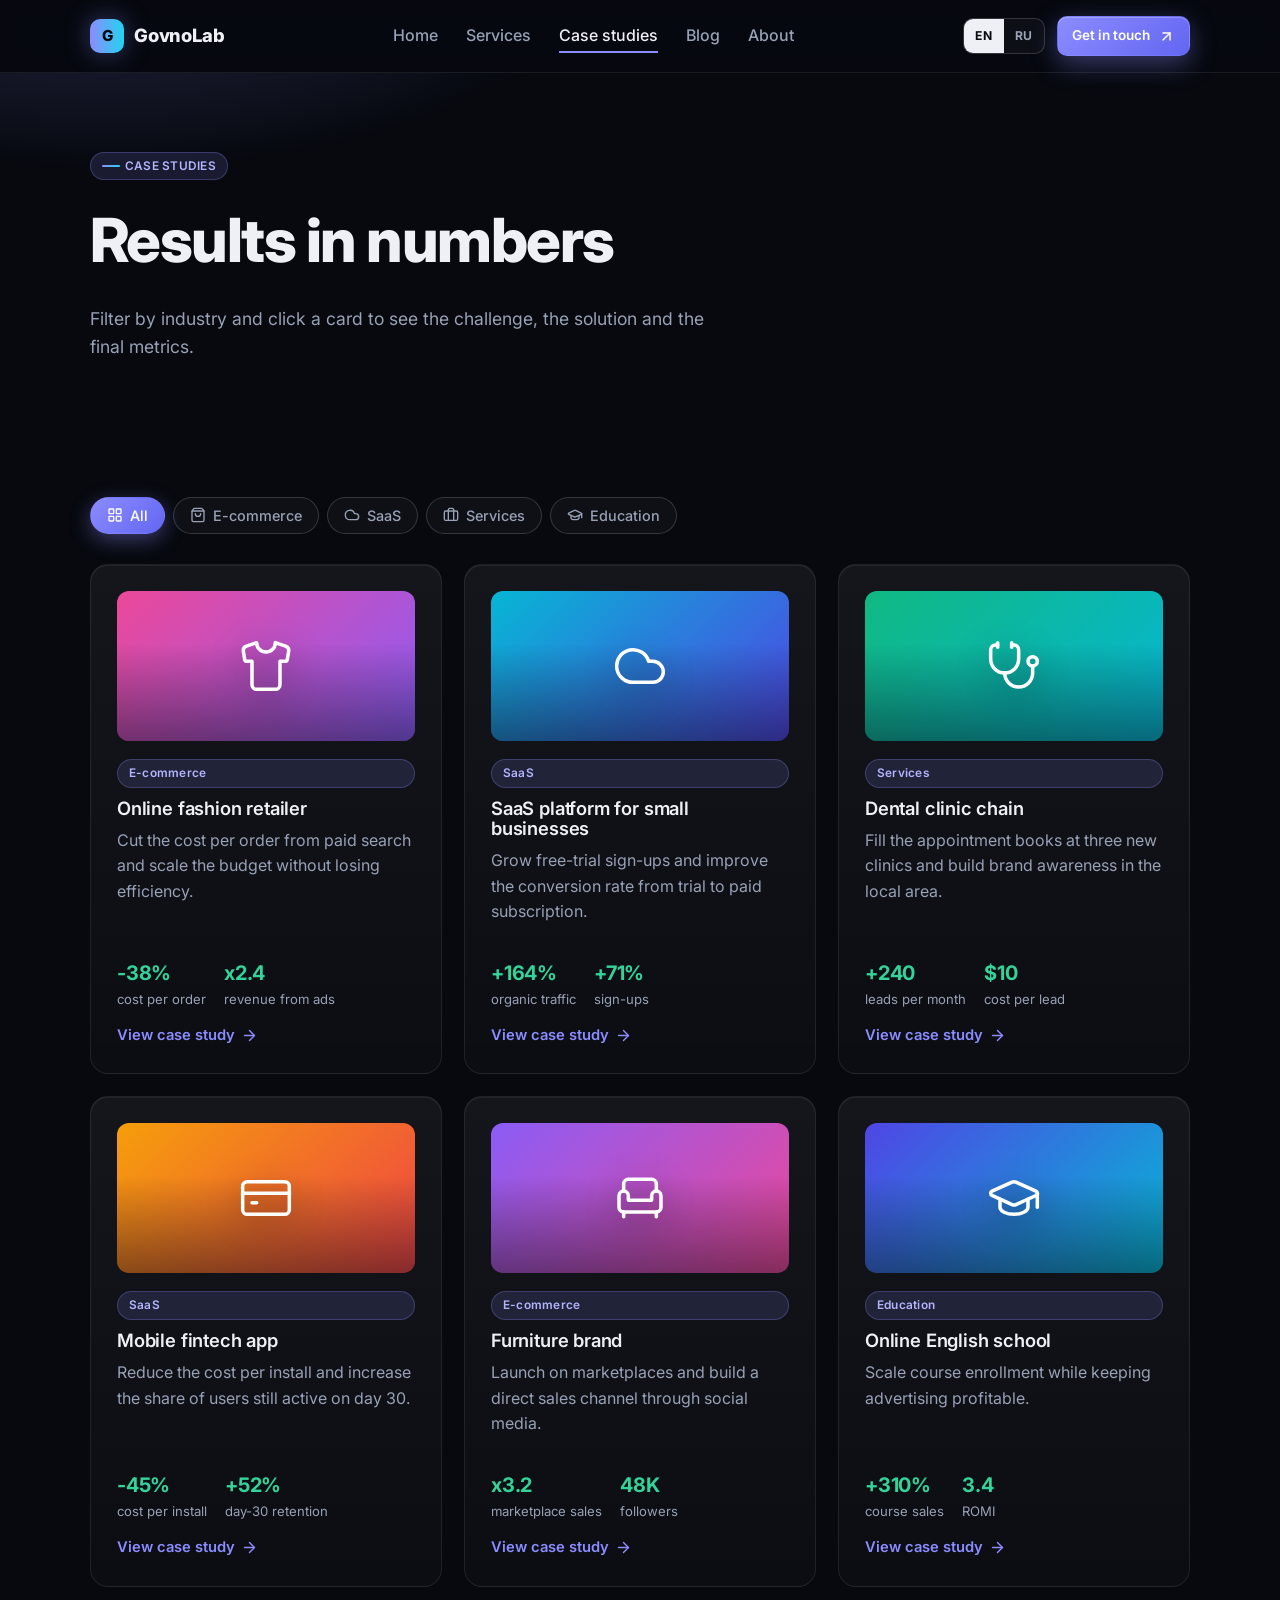
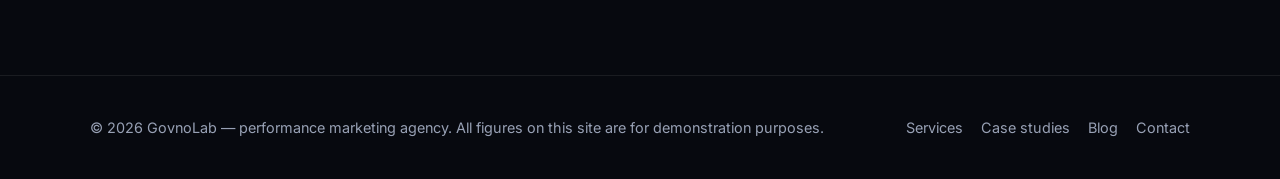
<file: cases.html>
<!DOCTYPE html>
<html lang="en">
<head>
  <meta charset="UTF-8">
  <meta name="viewport" content="width=device-width, initial-scale=1.0">
  <title data-i18n="cases.meta.title">Case Studies — GovnoLab</title>
  <meta name="description" data-i18n-content="cases.meta.desc" content="GovnoLab case studies across e-commerce, SaaS, services and education: the challenge, the solution and the numbers.">
  <meta name="theme-color" content="#07090f">
  <meta name="color-scheme" content="dark">
  <link rel="preconnect" href="https://fonts.googleapis.com">
  <link rel="preconnect" href="https://fonts.gstatic.com" crossorigin>
  <link href="https://fonts.googleapis.com/css2?family=Inter:wght@400;500;600;700;800&display=swap" rel="stylesheet">
  <link rel="stylesheet" href="assets/css/style.css?v=9">
</head>
<body>
<header class="header">
  <div class="container nav">
    <a href="index.html" class="logo"><span class="logo-mark">G</span> GovnoLab</a>
    <ul class="nav-links">
      <li><a href="index.html" data-i18n="nav.home">Home</a></li>
      <li><a href="services.html" data-i18n="nav.services">Services</a></li>
      <li><a href="cases.html" data-i18n="nav.cases">Case studies</a></li>
      <li><a href="blog.html" data-i18n="nav.blog">Blog</a></li>
      <li><a href="about.html" data-i18n="nav.about">About</a></li>
    </ul>
    <div class="nav-right">
      <div class="lang" role="group" aria-label="Language" data-i18n-aria-label="nav.lang">
        <button type="button" data-lang="en">EN</button>
        <button type="button" data-lang="ru">RU</button>
      </div>
      <a href="about.html#contact" class="btn btn-primary btn-sm"><span data-i18n="nav.cta">Get in touch</span><span data-icon="arrow-up-right"></span></a>
      <button class="burger" aria-label="Menu" data-i18n-aria-label="nav.menu"><span data-icon="menu"></span></button>
    </div>
  </div>
</header>

<section class="page-hero">
  <div class="container">
    <span class="eyebrow tag" data-i18n="cases.tag">Case studies</span>
    <h1 style="margin-top:14px" data-i18n="cases.title">Results in numbers</h1>
    <p data-i18n="cases.lead">Filter by industry and click a card to see the challenge, the solution and the final metrics.</p>
  </div>
</section>

<section class="section">
  <div class="container">
    <div class="tabs" id="case-filters">
      <button class="tab active" data-filter="all"><span data-icon="layout-grid"></span><span data-i18n="cases.f.all">All</span></button>
      <button class="tab" data-filter="ecommerce"><span data-icon="shopping-bag"></span><span data-i18n="cases.f.ecommerce">E-commerce</span></button>
      <button class="tab" data-filter="saas"><span data-icon="cloud"></span><span data-i18n="cases.f.saas">SaaS</span></button>
      <button class="tab" data-filter="services"><span data-icon="briefcase"></span><span data-i18n="cases.f.services">Services</span></button>
      <button class="tab" data-filter="education"><span data-icon="graduation-cap"></span><span data-i18n="cases.f.education">Education</span></button>
    </div>
    <div class="grid grid-3" id="cases-grid"></div>
  </div>
</section>

<div class="modal" id="case-modal">
  <div class="modal-box">
    <button class="modal-close" aria-label="Close" data-i18n-aria-label="cases.close"><span data-icon="x"></span></button>
    <div id="modal-content"></div>
  </div>
</div>

<footer class="footer">
  <div class="container footer-grid">
    <div>© <span data-year></span> <span data-i18n="footer.copy">GovnoLab — performance marketing agency. All figures on this site are for demonstration purposes.</span></div>
    <ul>
      <li><a href="services.html" data-i18n="footer.services">Services</a></li>
      <li><a href="cases.html" data-i18n="footer.cases">Case studies</a></li>
      <li><a href="blog.html" data-i18n="footer.blog">Blog</a></li>
      <li><a href="about.html#contact" data-i18n="footer.contacts">Contact</a></li>
    </ul>
  </div>
</footer>
<script src="assets/js/backdrop.js?v=9"></script>
<script src="assets/js/icons.js?v=9"></script>
<script src="assets/js/data.js?v=9"></script>
<script src="assets/js/i18n.js?v=9"></script>
<script src="assets/js/main.js?v=9"></script>
<script>
  (function () {
    const grid = document.getElementById("cases-grid");
    const filters = document.getElementById("case-filters");
    const modal = document.getElementById("case-modal");
    const content = document.getElementById("modal-content");
    const L = I18N.L, t = I18N.t;
    let filter = "all";
    let current = null;

    function render() {
      grid.innerHTML = "";
      const list = SITE_DATA.cases.filter((c) => filter === "all" || c.industry === filter);
      if (!list.length) {
        grid.innerHTML = `<div class="empty">${t("js.nocases")}</div>`;
        return;
      }
      list.forEach((c) => {
        const el = document.createElement("div");
        el.className = "card case-card";
        el.innerHTML = `
          <div class="cover" style="background:${c.color}">${ICONS.svg(c.icon)}</div>
          <span class="tag">${L(c.industryLabel)}</span>
          <h3 style="margin-top:10px">${L(c.title)}</h3>
          <p>${L(c.task)}</p>
          <div class="case-metrics">${c.metrics.slice(0, 2).map((m) => `<div><strong>${L(m.value)}</strong>${L(m.label)}</div>`).join("")}</div>
          <span class="link" style="margin-top:14px"><span>${t("js.opencase")}</span>${ICONS.svg("arrow-right")}</span>`;
        el.addEventListener("click", () => open(c));
        grid.appendChild(el);
      });
    }

    function open(c) {
      current = c;
      history.replaceState(null, "", "#" + c.id);
      content.innerHTML = `
        <span class="tag">${L(c.industryLabel)}</span>
        <h2 style="margin-top:12px">${L(c.title)}</h2>
        <p class="muted">${t("js.period")}: ${L(c.period)}</p>
        <div class="modal-metrics">${c.metrics.map((m) => `<div><strong>${L(m.value)}</strong><span>${L(m.label)}</span></div>`).join("")}</div>
        <h3>${t("js.task")}</h3><p>${L(c.task)}</p>
        <h3>${t("js.solution")}</h3><p>${L(c.solution)}</p>
        <a href="about.html#contact" class="btn btn-primary"><span>${t("js.want")}</span>${ICONS.svg("arrow-right")}</a>`;
      modal.classList.add("open");
    }
    function close() {
      current = null;
      modal.classList.remove("open");
      history.replaceState(null, "", location.pathname);
    }

    filters.addEventListener("click", (e) => {
      const btn = e.target.closest(".tab");
      if (!btn) return;
      filters.querySelectorAll(".tab").forEach((x) => x.classList.remove("active"));
      btn.classList.add("active");
      filter = btn.dataset.filter;
      render();
    });
    modal.querySelector(".modal-close").addEventListener("click", close);
    modal.addEventListener("click", (e) => { if (e.target === modal) close(); });
    document.addEventListener("keydown", (e) => { if (e.key === "Escape") close(); });
    document.addEventListener("langchange", () => { render(); if (current) open(current); });

    render();
    // Открыть кейс по ссылке cases.html#ecom-fashion
    const fromHash = SITE_DATA.cases.find((c) => c.id === location.hash.slice(1));
    if (fromHash) open(fromHash);
  })();
</script>
</body>
</html>
</file>
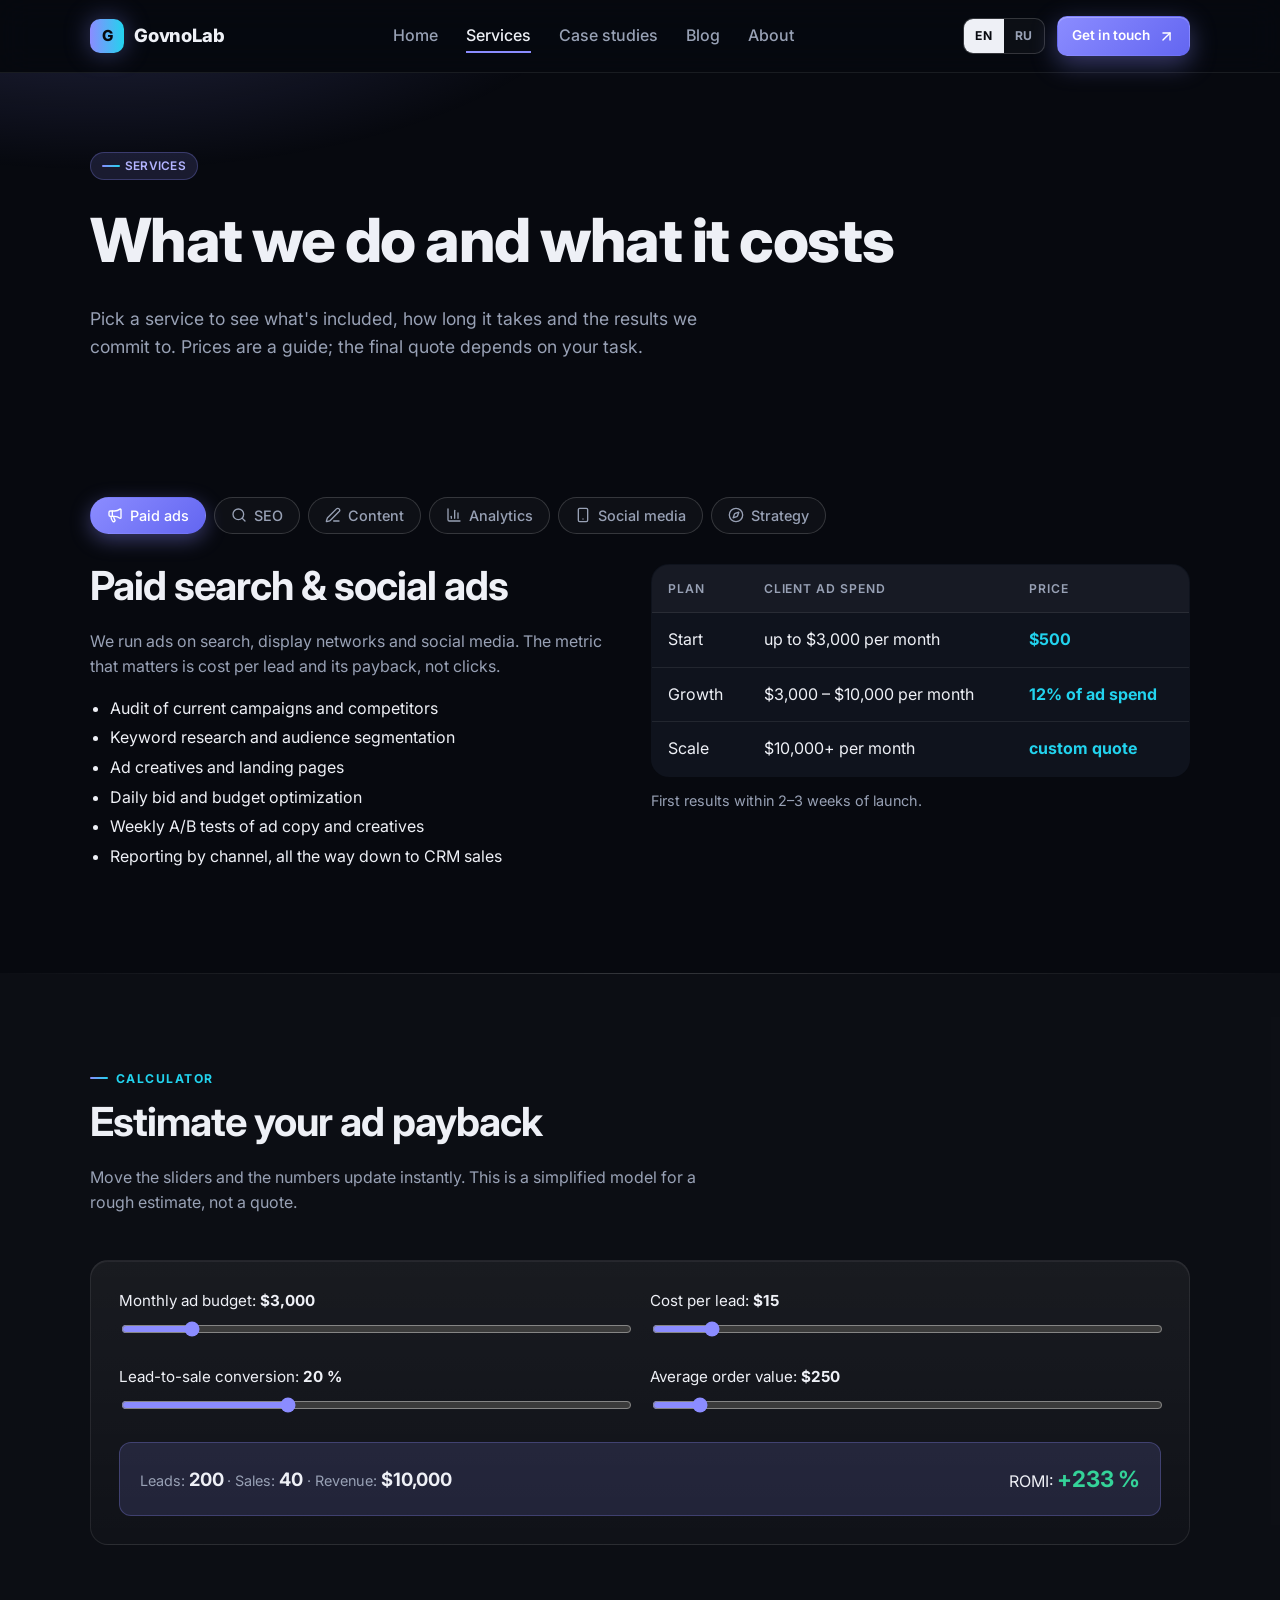
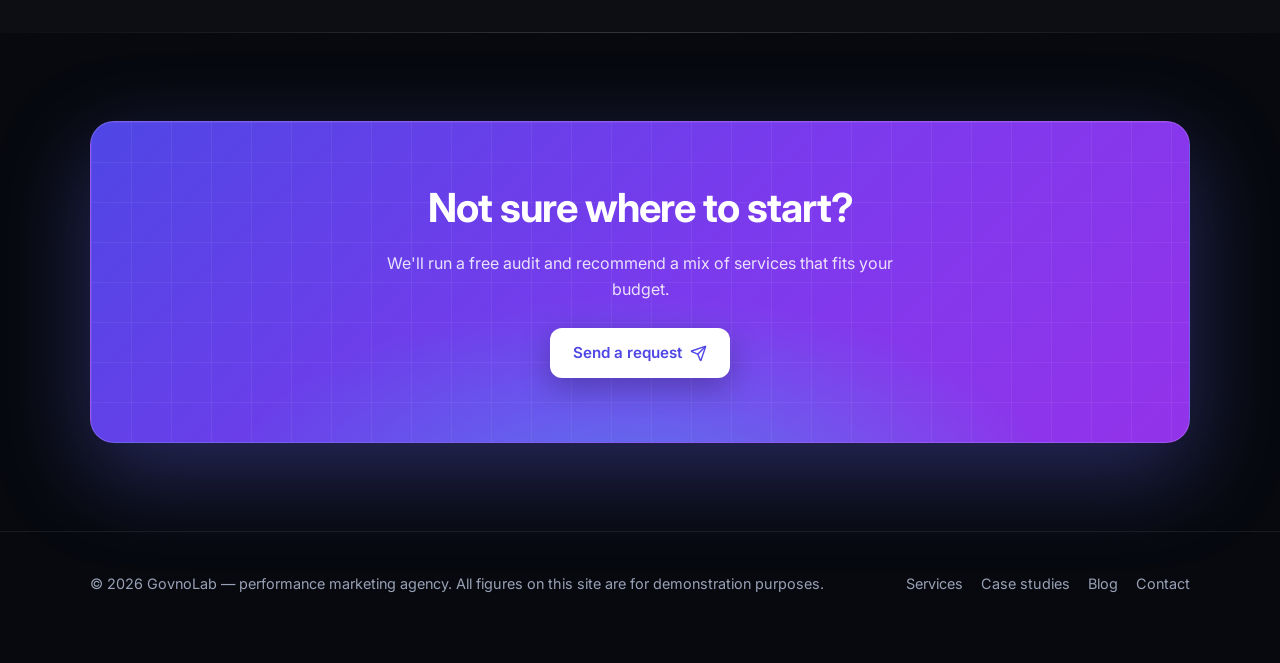
<file: services.html>
<!DOCTYPE html>
<html lang="en">
<head>
  <meta charset="UTF-8">
  <meta name="viewport" content="width=device-width, initial-scale=1.0">
  <title data-i18n="svc.meta.title">Services & Pricing — GovnoLab</title>
  <meta name="description" data-i18n-content="svc.meta.desc" content="GovnoLab services: paid ads, SEO, content, analytics, social media and strategy. Pricing plans and a payback calculator.">
  <meta name="theme-color" content="#07090f">
  <meta name="color-scheme" content="dark">
  <link rel="preconnect" href="https://fonts.googleapis.com">
  <link rel="preconnect" href="https://fonts.gstatic.com" crossorigin>
  <link href="https://fonts.googleapis.com/css2?family=Inter:wght@400;500;600;700;800&display=swap" rel="stylesheet">
  <link rel="stylesheet" href="assets/css/style.css?v=9">
</head>
<body>
<header class="header">
  <div class="container nav">
    <a href="index.html" class="logo"><span class="logo-mark">G</span> GovnoLab</a>
    <ul class="nav-links">
      <li><a href="index.html" data-i18n="nav.home">Home</a></li>
      <li><a href="services.html" data-i18n="nav.services">Services</a></li>
      <li><a href="cases.html" data-i18n="nav.cases">Case studies</a></li>
      <li><a href="blog.html" data-i18n="nav.blog">Blog</a></li>
      <li><a href="about.html" data-i18n="nav.about">About</a></li>
    </ul>
    <div class="nav-right">
      <div class="lang" role="group" aria-label="Language" data-i18n-aria-label="nav.lang">
        <button type="button" data-lang="en">EN</button>
        <button type="button" data-lang="ru">RU</button>
      </div>
      <a href="about.html#contact" class="btn btn-primary btn-sm"><span data-i18n="nav.cta">Get in touch</span><span data-icon="arrow-up-right"></span></a>
      <button class="burger" aria-label="Menu" data-i18n-aria-label="nav.menu"><span data-icon="menu"></span></button>
    </div>
  </div>
</header>

<section class="page-hero">
  <div class="container">
    <span class="eyebrow tag" data-i18n="svc.tag">Services</span>
    <h1 style="margin-top:14px" data-i18n="svc.title">What we do and what it costs</h1>
    <p data-i18n="svc.lead">Pick a service to see what's included, how long it takes and the results we commit to. Prices are a guide; the final quote depends on your task.</p>
  </div>
</section>

<section class="section">
  <div class="container" data-tabs>
    <div class="tabs">
      <button class="tab active" data-tab="ads"><span data-icon="megaphone"></span><span data-i18n="svc.tab.ads">Paid ads</span></button>
      <button class="tab" data-tab="seo"><span data-icon="search"></span><span data-i18n="svc.tab.seo">SEO</span></button>
      <button class="tab" data-tab="content"><span data-icon="pen-line"></span><span data-i18n="svc.tab.content">Content</span></button>
      <button class="tab" data-tab="analytics"><span data-icon="chart-column"></span><span data-i18n="svc.tab.analytics">Analytics</span></button>
      <button class="tab" data-tab="smm"><span data-icon="smartphone"></span><span data-i18n="svc.tab.smm">Social media</span></button>
      <button class="tab" data-tab="strategy"><span data-icon="compass"></span><span data-i18n="svc.tab.strategy">Strategy</span></button>
    </div>

    <div class="tab-panel active" id="ads">
      <div class="grid grid-2">
        <div>
          <h2 data-i18n="svc.ads.title">Paid search & social ads</h2>
          <p class="muted" data-i18n="svc.ads.lead">We run ads on search, display networks and social media. The metric that matters is cost per lead and its payback, not clicks.</p>
          <ul>
            <li data-i18n="svc.ads.li1">Audit of current campaigns and competitors</li>
            <li data-i18n="svc.ads.li2">Keyword research and audience segmentation</li>
            <li data-i18n="svc.ads.li3">Ad creatives and landing pages</li>
            <li data-i18n="svc.ads.li4">Daily bid and budget optimization</li>
            <li data-i18n="svc.ads.li5">Weekly A/B tests of ad copy and creatives</li>
            <li data-i18n="svc.ads.li6">Reporting by channel, all the way down to CRM sales</li>
          </ul>
        </div>
        <div>
          <table class="table">
            <tr><th data-i18n="svc.th.plan">Plan</th><th data-i18n="svc.th.budget">Client ad spend</th><th data-i18n="svc.th.price">Price</th></tr>
            <tr><td data-i18n="svc.ads.r1">Start</td><td data-i18n="svc.ads.r1b">up to $3,000 per month</td><td class="price" data-i18n="svc.ads.r1p">$500</td></tr>
            <tr><td data-i18n="svc.ads.r2">Growth</td><td data-i18n="svc.ads.r2b">$3,000 – $10,000 per month</td><td class="price" data-i18n="svc.ads.r2p">12% of ad spend</td></tr>
            <tr><td data-i18n="svc.ads.r3">Scale</td><td data-i18n="svc.ads.r3b">$10,000+ per month</td><td class="price" data-i18n="svc.ads.r3p">custom quote</td></tr>
          </table>
          <p class="muted" style="margin-top:12px;font-size:.9rem" data-i18n="svc.ads.note">First results within 2–3 weeks of launch.</p>
        </div>
      </div>
    </div>

    <div class="tab-panel" id="seo">
      <div class="grid grid-2">
        <div>
          <h2 data-i18n="svc.seo.title">SEO</h2>
          <p class="muted" data-i18n="svc.seo.lead">A long-term channel with the lowest cost of acquisition. We work toward rankings, traffic and leads.</p>
          <ul>
            <li data-i18n="svc.seo.li1">Technical audit and fixes</li>
            <li data-i18n="svc.seo.li2">Keyword map and site structure</li>
            <li data-i18n="svc.seo.li3">On-page optimization and meta tags</li>
            <li data-i18n="svc.seo.li4">Content for commercial and informational queries</li>
            <li data-i18n="svc.seo.li5">Link building and brand mentions</li>
            <li data-i18n="svc.seo.li6">Local SEO for physical locations</li>
          </ul>
        </div>
        <div>
          <table class="table">
            <tr><th data-i18n="svc.th.plan">Plan</th><th data-i18n="svc.th.scope">Scope</th><th data-i18n="svc.th.price">Price</th></tr>
            <tr><td data-i18n="svc.seo.r1">Basic</td><td data-i18n="svc.seo.r1b">up to 100 pages</td><td class="price" data-i18n="svc.seo.r1p">$700 per month</td></tr>
            <tr><td data-i18n="svc.seo.r2">Extended</td><td data-i18n="svc.seo.r2b">up to 1,000 pages</td><td class="price" data-i18n="svc.seo.r2p">$1,200 per month</td></tr>
            <tr><td data-i18n="svc.seo.r3">E-commerce</td><td data-i18n="svc.seo.r3b">1,000+ pages</td><td class="price" data-i18n="svc.seo.r3p">from $2,000 per month</td></tr>
          </table>
          <p class="muted" style="margin-top:12px;font-size:.9rem" data-i18n="svc.seo.note">Sustained traffic growth within 3–5 months.</p>
        </div>
      </div>
    </div>

    <div class="tab-panel" id="content">
      <div class="grid grid-2">
        <div>
          <h2 data-i18n="svc.content.title">Content marketing</h2>
          <p class="muted" data-i18n="svc.content.lead">We create content that answers your customers' questions at every stage of the buying journey and leads them to purchase.</p>
          <ul>
            <li data-i18n="svc.content.li1">Content strategy and editorial calendar</li>
            <li data-i18n="svc.content.li2">Expert articles and case studies</li>
            <li data-i18n="svc.content.li3">Email newsletters and automated sequences</li>
            <li data-i18n="svc.content.li4">Scripts and editing for short-form video</li>
            <li data-i18n="svc.content.li5">Lead magnets: checklists, guides, webinars</li>
          </ul>
        </div>
        <div>
          <table class="table">
            <tr><th data-i18n="svc.th.package">Package</th><th data-i18n="svc.th.includes">Includes</th><th data-i18n="svc.th.price">Price</th></tr>
            <tr><td data-i18n="svc.content.r1">Editorial</td><td data-i18n="svc.content.r1b">4 articles + 2 newsletters per month</td><td class="price" data-i18n="svc.content.r1p">$800 per month</td></tr>
            <tr><td data-i18n="svc.content.r2">Media</td><td data-i18n="svc.content.r2b">8 articles + 4 newsletters + 8 videos per month</td><td class="price" data-i18n="svc.content.r2p">$1,700 per month</td></tr>
            <tr><td data-i18n="svc.content.r3">Strategy</td><td data-i18n="svc.content.r3b">one-time project</td><td class="price" data-i18n="svc.content.r3p">$1,000</td></tr>
          </table>
        </div>
      </div>
    </div>

    <div class="tab-panel" id="analytics">
      <div class="grid grid-2">
        <div>
          <h2 data-i18n="svc.analytics.title">End-to-end analytics</h2>
          <p class="muted" data-i18n="svc.analytics.lead">We connect your ad accounts, website, call tracking and CRM so you can see profit by channel and by keyword.</p>
          <ul>
            <li data-i18n="svc.analytics.li1">Goals and events on your website</li>
            <li data-i18n="svc.analytics.li2">Call tracking and email tracking</li>
            <li data-i18n="svc.analytics.li3">CRM integration with deal status sync</li>
            <li data-i18n="svc.analytics.li4">Dashboards for executives and marketers</li>
            <li data-i18n="svc.analytics.li5">Unit economics by channel</li>
          </ul>
        </div>
        <div>
          <table class="table">
            <tr><th data-i18n="svc.th.work">Work</th><th data-i18n="svc.th.time">Timeline</th><th data-i18n="svc.th.price">Price</th></tr>
            <tr><td data-i18n="svc.analytics.r1">Basic setup</td><td data-i18n="svc.analytics.r1b">1–2 weeks</td><td class="price" data-i18n="svc.analytics.r1p">$600</td></tr>
            <tr><td data-i18n="svc.analytics.r2">End-to-end analytics with CRM</td><td data-i18n="svc.analytics.r2b">3–4 weeks</td><td class="price" data-i18n="svc.analytics.r2p">$1,500</td></tr>
            <tr><td data-i18n="svc.analytics.r3">Ongoing support</td><td data-i18n="svc.analytics.r3b">monthly</td><td class="price" data-i18n="svc.analytics.r3p">$300 per month</td></tr>
          </table>
        </div>
      </div>
    </div>

    <div class="tab-panel" id="smm">
      <div class="grid grid-2">
        <div>
          <h2 data-i18n="svc.smm.title">Social media & influencers</h2>
          <p class="muted" data-i18n="svc.smm.lead">We run social media that sells, not just collects likes. We choose influencers by their real audience, not their follower count.</p>
          <ul>
            <li data-i18n="svc.smm.li1">Strategy and visual concept</li>
            <li data-i18n="svc.smm.li2">Content plan, photo and video, design, copy</li>
            <li data-i18n="svc.smm.li3">Community management and replies</li>
            <li data-i18n="svc.smm.li4">Seeding and influencer integrations</li>
            <li data-i18n="svc.smm.li5">Reporting on reach, followers and leads</li>
          </ul>
        </div>
        <div>
          <table class="table">
            <tr><th data-i18n="svc.th.package">Package</th><th data-i18n="svc.th.includes">Includes</th><th data-i18n="svc.th.price">Price</th></tr>
            <tr><td data-i18n="svc.smm.r1">Lite</td><td data-i18n="svc.smm.r1b">1 platform, 12 posts per month</td><td class="price" data-i18n="svc.smm.r1p">$550 per month</td></tr>
            <tr><td data-i18n="svc.smm.r2">Standard</td><td data-i18n="svc.smm.r2b">2 platforms, 24 posts + stories</td><td class="price" data-i18n="svc.smm.r2p">$1,050 per month</td></tr>
            <tr><td data-i18n="svc.smm.r3">Influence</td><td data-i18n="svc.smm.r3b">selection and launch of 5 influencer integrations</td><td class="price" data-i18n="svc.smm.r3p">from $900</td></tr>
          </table>
        </div>
      </div>
    </div>

    <div class="tab-panel" id="strategy">
      <div class="grid grid-2">
        <div>
          <h2 data-i18n="svc.strategy.title">Marketing strategy</h2>
          <p class="muted" data-i18n="svc.strategy.lead">For a new product launch or a marketing reboot. You get a document with an action plan, budget and target KPIs for the next 12 months.</p>
          <ul>
            <li data-i18n="svc.strategy.li1">Market and competitor analysis</li>
            <li data-i18n="svc.strategy.li2">Audience research: interviews and surveys</li>
            <li data-i18n="svc.strategy.li3">Positioning and key messages</li>
            <li data-i18n="svc.strategy.li4">Channel selection and media plan</li>
            <li data-i18n="svc.strategy.li5">Financial model and KPIs</li>
          </ul>
        </div>
        <div>
          <table class="table">
            <tr><th data-i18n="svc.th.format">Format</th><th data-i18n="svc.th.time">Timeline</th><th data-i18n="svc.th.price">Price</th></tr>
            <tr><td data-i18n="svc.strategy.r1">Express strategy</td><td data-i18n="svc.strategy.r1b">2 weeks</td><td class="price" data-i18n="svc.strategy.r1p">$1,300</td></tr>
            <tr><td data-i18n="svc.strategy.r2">Full strategy</td><td data-i18n="svc.strategy.r2b">5–6 weeks</td><td class="price" data-i18n="svc.strategy.r2p">$3,900</td></tr>
            <tr><td data-i18n="svc.strategy.r3">Strategy session</td><td data-i18n="svc.strategy.r3b">1 day</td><td class="price" data-i18n="svc.strategy.r3p">$650</td></tr>
          </table>
        </div>
      </div>
    </div>
  </div>
</section>

<section class="section soft">
  <div class="container">
    <div class="section-head">
      <span class="eyebrow" data-i18n="svc.calc.eyebrow">Calculator</span>
      <h2 data-i18n="svc.calc.title">Estimate your ad payback</h2>
      <p class="muted" data-i18n="svc.calc.lead">Move the sliders and the numbers update instantly. This is a simplified model for a rough estimate, not a quote.</p>
    </div>
    <div class="calc" id="calc">
      <div class="row">
        <label><span data-i18n="svc.calc.budget">Monthly ad budget:</span> <strong id="out-budget"></strong>
          <input type="range" id="budget" min="500" max="20000" step="100" value="3000"></label>
        <label><span data-i18n="svc.calc.cpl">Cost per lead:</span> <strong id="out-cpl"></strong>
          <input type="range" id="cpl" min="5" max="100" step="1" value="15"></label>
        <label><span data-i18n="svc.calc.conv">Lead-to-sale conversion:</span> <strong id="out-conv"></strong>
          <input type="range" id="conv" min="1" max="60" step="1" value="20"></label>
        <label><span data-i18n="svc.calc.check">Average order value:</span> <strong id="out-check"></strong>
          <input type="range" id="check" min="10" max="3000" step="10" value="250"></label>
      </div>
      <div class="calc-result">
        <div>
          <div class="muted" style="font-size:.9rem"><span data-i18n="svc.calc.leads">Leads:</span> <strong id="out-leads"></strong> · <span data-i18n="svc.calc.sales">Sales:</span> <strong id="out-sales"></strong> · <span data-i18n="svc.calc.revenue">Revenue:</span> <strong id="out-revenue"></strong></div>
        </div>
        <div>ROMI: <strong id="out-romi"></strong></div>
      </div>
    </div>
  </div>
</section>

<section class="section">
  <div class="container">
    <div class="cta">
      <h2 data-i18n="svc.cta.title">Not sure where to start?</h2>
      <p data-i18n="svc.cta.text">We'll run a free audit and recommend a mix of services that fits your budget.</p>
      <a href="about.html#contact" class="btn btn-primary"><span data-i18n="svc.cta.btn">Send a request</span><span data-icon="send"></span></a>
    </div>
  </div>
</section>

<footer class="footer">
  <div class="container footer-grid">
    <div>© <span data-year></span> <span data-i18n="footer.copy">GovnoLab — performance marketing agency. All figures on this site are for demonstration purposes.</span></div>
    <ul>
      <li><a href="services.html" data-i18n="footer.services">Services</a></li>
      <li><a href="cases.html" data-i18n="footer.cases">Case studies</a></li>
      <li><a href="blog.html" data-i18n="footer.blog">Blog</a></li>
      <li><a href="about.html#contact" data-i18n="footer.contacts">Contact</a></li>
    </ul>
  </div>
</footer>
<script src="assets/js/backdrop.js?v=9"></script>
<script src="assets/js/icons.js?v=9"></script>
<script src="assets/js/data.js?v=9"></script>
<script src="assets/js/i18n.js?v=9"></script>
<script src="assets/js/main.js?v=9"></script>
<script>
  // Открытие нужного таба по якорю: services.html#seo
  (function () {
    const id = location.hash.slice(1);
    const tab = id && document.querySelector(`.tab[data-tab="${id}"]`);
    if (tab) tab.click();
  })();
</script>
</body>
</html>
</file>
<file: assets/css/style.css>
/* ============================================================
   GovnoLab — dark theme
   Colors, radii and shadows live in :root. Change them here.
   ============================================================ */
:root {
  color-scheme: dark;
  --bg: #07090f;
  --bg-soft: #0a0d16;
  --card: #0f131d;
  --card-2: #141a27;
  --glass: linear-gradient(180deg, rgba(255, 255, 255, .055), rgba(255, 255, 255, .02));
  --text: #eef0f6;
  --muted: #98a1b5;
  --line: rgba(255, 255, 255, .08);
  --line-strong: rgba(255, 255, 255, .16);
  --accent: #8b8cff;
  --accent-2: #22d3ee;
  --accent-soft: rgba(139, 140, 255, .14);
  --accent-glow: rgba(139, 140, 255, .38);
  --grad: linear-gradient(90deg, #8b8cff 0%, #22d3ee 100%);
  --ok: #34d399;
  --danger: #f87171;
  --radius: 18px;
  --shadow: 0 24px 60px rgba(0, 0, 0, .55);
  --max: 1140px;
}

* { box-sizing: border-box; }
html { scroll-behavior: smooth; background: var(--bg); }
body {
  margin: 0;
  font-family: "Inter", system-ui, -apple-system, "Segoe UI", Roboto, sans-serif;
  color: var(--text);
  background: transparent; /* the page background lives on <html>; the animated backdrop sits between them */
  line-height: 1.6;
  -webkit-font-smoothing: antialiased;
}
img { max-width: 100%; display: block; }
a { color: inherit; text-decoration: none; }
h1, h2, h3, h4 { line-height: 1.12; margin: 0 0 .5em; letter-spacing: -.025em; }
h1 { font-size: clamp(2.3rem, 5.2vw, 3.8rem); font-weight: 800; }
h2 { font-size: clamp(1.7rem, 3.6vw, 2.5rem); font-weight: 700; }
h3 { font-size: 1.15rem; font-weight: 600; letter-spacing: -.01em; }
p { margin: 0 0 1em; }
ul { padding-left: 20px; }
li { margin-bottom: 4px; }
::selection { background: var(--accent); color: #fff; }
.muted { color: var(--muted); }
.container { max-width: var(--max); margin: 0 auto; padding: 0 20px; }
.section { padding: 88px 0; position: relative; }
.section.soft { background: rgba(255, 255, 255, .025); }
.section.soft::before, .section.soft::after {
  content: ""; position: absolute; left: 0; right: 0; height: 1px;
  background: linear-gradient(90deg, transparent, var(--line-strong), transparent);
}
.section.soft::before { top: 0; }
.section.soft::after { bottom: 0; }
.section-head { max-width: 640px; margin-bottom: 44px; }
.eyebrow {
  display: inline-flex; align-items: center; gap: 8px; font-size: .76rem; font-weight: 700; letter-spacing: .12em;
  text-transform: uppercase; color: var(--accent-2); margin-bottom: 12px;
}
.eyebrow::before { content: ""; width: 18px; height: 2px; background: var(--grad); border-radius: 2px; }

/* ---------- Ambient backdrop (assets/js/backdrop.js) ---------- */
.backdrop { position: absolute; top: 0; left: 0; width: 100%; z-index: -1; pointer-events: none; overflow: hidden; }
.bd-word {
  position: absolute; white-space: nowrap; user-select: none; opacity: 0; color: var(--accent);
  font-family: "Inter", system-ui, sans-serif; line-height: 1;
  animation: bd-drift var(--d, 30s) ease-in-out infinite; will-change: transform, opacity;
}
.bd-word.mono { font-family: "JetBrains Mono", ui-monospace, SFMono-Regular, Menlo, monospace; }
.bd-word.cyan { color: var(--accent-2); }
.bd-word.static { animation: none; opacity: calc(var(--a, .2) * .7); }
@keyframes bd-drift {
  0%   { opacity: 0; transform: translate(0, 0); }
  50%  { opacity: var(--a, .2); }
  100% { opacity: 0; transform: translate(var(--dx, 0px), var(--dy, 0px)); }
}

/* ---------- Icons ---------- */
.ico { width: 1em; height: 1em; display: inline-block; vertical-align: -.125em; flex-shrink: 0; }
[data-icon] { display: inline-flex; align-items: center; justify-content: center; line-height: 0; }
.btn .ico, .link .ico { width: 17px; height: 17px; }

/* ---------- Header ---------- */
.header {
  position: sticky; top: 0; z-index: 50;
  background: rgba(7, 9, 15, .7); backdrop-filter: blur(16px) saturate(140%); -webkit-backdrop-filter: blur(16px) saturate(140%);
  border-bottom: 1px solid var(--line);
}
.nav { display: flex; align-items: center; justify-content: space-between; height: 72px; }
.logo { display: flex; align-items: center; gap: 10px; font-weight: 800; font-size: 1.15rem; letter-spacing: -.01em; }
.logo-mark {
  width: 34px; height: 34px; border-radius: 10px;
  background: var(--grad);
  display: grid; place-items: center; color: #07090f; font-size: .95rem; font-weight: 800;
  box-shadow: 0 0 26px var(--accent-glow);
}
.nav-links { display: flex; gap: 28px; list-style: none; margin: 0; padding: 0; }
.nav-links li { margin: 0; }
.nav-links a { font-weight: 500; color: var(--muted); padding: 6px 0; border-bottom: 2px solid transparent; transition: .2s; }
.nav-links a:hover, .nav-links a.active { color: var(--text); border-color: var(--accent); }
.nav-right { display: flex; align-items: center; gap: 12px; }
.burger {
  display: none; background: rgba(255, 255, 255, .04); border: 1px solid var(--line-strong); border-radius: 10px;
  width: 40px; height: 40px; cursor: pointer; color: var(--text); font-size: 1.25rem; place-items: center;
}

/* Language switcher */
.lang { display: flex; border: 1px solid var(--line-strong); border-radius: 10px; overflow: hidden; background: rgba(255, 255, 255, .03); }
.lang button {
  border: 0; background: transparent; padding: 7px 11px; font: inherit; font-size: .76rem;
  font-weight: 700; cursor: pointer; color: var(--muted); letter-spacing: .06em; transition: .15s;
}
.lang button:hover { color: var(--text); }
.lang button.active { background: var(--text); color: var(--bg); }

/* ---------- Buttons ---------- */
.btn {
  display: inline-flex; align-items: center; justify-content: center; gap: 8px;
  padding: 12px 22px; border-radius: 12px; font-weight: 600; font-size: .95rem;
  border: 1px solid transparent; cursor: pointer; transition: .2s; font-family: inherit; white-space: nowrap;
}
.btn-primary { background: linear-gradient(135deg, #8b8cff, #6366f1); color: #fff; box-shadow: 0 8px 26px var(--accent-glow), inset 0 1px 0 rgba(255, 255, 255, .25); }
.btn-primary:hover { transform: translateY(-1px); box-shadow: 0 14px 34px var(--accent-glow), inset 0 1px 0 rgba(255, 255, 255, .3); filter: brightness(1.06); }
.btn-ghost { background: rgba(255, 255, 255, .03); border-color: var(--line-strong); color: var(--text); }
.btn-ghost:hover { background: rgba(255, 255, 255, .07); border-color: rgba(255, 255, 255, .3); }
.btn-sm { padding: 8px 14px; font-size: .85rem; border-radius: 10px; }
.btn:hover .ico { transform: translateX(2px); }
.btn .ico { transition: transform .2s; }

/* Links with arrow */
.link { display: inline-flex; align-items: center; gap: 6px; color: var(--accent); font-weight: 600; font-size: .92rem; }
.link .ico { transition: transform .2s; }
.card:hover .link .ico, .link:hover .ico { transform: translateX(3px); }

/* ---------- Hero ---------- */
.hero {
  position: relative; padding: 110px 0 90px; overflow: hidden;
  background:
    radial-gradient(1000px 460px at 10% -12%, rgba(139, 140, 255, .28), transparent 62%),
    radial-gradient(800px 420px at 92% -5%, rgba(34, 211, 238, .16), transparent 62%);
}
.hero::before {
  content: ""; position: absolute; inset: 0; pointer-events: none;
  background-image:
    linear-gradient(rgba(255, 255, 255, .05) 1px, transparent 1px),
    linear-gradient(90deg, rgba(255, 255, 255, .05) 1px, transparent 1px);
  background-size: 48px 48px;
  -webkit-mask-image: radial-gradient(ellipse 70% 60% at 50% 0%, #000 25%, transparent 75%);
          mask-image: radial-gradient(ellipse 70% 60% at 50% 0%, #000 25%, transparent 75%);
}
.hero .container { position: relative; }
.hero-grid { display: grid; grid-template-columns: 1.2fr 1fr; gap: 50px; align-items: center; }
.hero h1 em { font-style: normal; background: var(--grad); -webkit-background-clip: text; background-clip: text; color: transparent; }
.hero p.lead { font-size: 1.2rem; color: var(--muted); max-width: 540px; }
.hero-actions { display: flex; gap: 12px; flex-wrap: wrap; margin-top: 30px; }
.hero-card {
  position: relative;
  background: var(--glass); backdrop-filter: blur(10px); -webkit-backdrop-filter: blur(10px);
  border: 1px solid var(--line-strong); border-radius: var(--radius);
  padding: 26px; box-shadow: var(--shadow), inset 0 1px 0 rgba(255, 255, 255, .08);
}
.hero-card::before {
  content: ""; position: absolute; inset: -40%; z-index: -1; pointer-events: none;
  background: radial-gradient(closest-side, rgba(139, 140, 255, .25), transparent 70%);
  filter: blur(30px);
}
.hero-card h4 { margin-bottom: 16px; font-size: .92rem; color: var(--muted); font-weight: 500; letter-spacing: 0; }
.bars { display: grid; gap: 14px; }
.bar { display: grid; grid-template-columns: 110px 1fr 54px; gap: 12px; align-items: center; font-size: .9rem; }
.bar strong { text-align: right; color: var(--accent-2); }
.bar-track { height: 8px; background: rgba(255, 255, 255, .08); border-radius: 99px; overflow: hidden; }
.bar-fill {
  height: 100%; width: 0; border-radius: 99px; transition: width 1.2s ease;
  background: var(--grad); box-shadow: 0 0 14px var(--accent-glow);
}

/* ---------- Stats ---------- */
.stats { display: grid; grid-template-columns: repeat(4, 1fr); gap: 20px; }
.stat {
  display: flex; gap: 16px; align-items: flex-start;
  background: var(--glass); border: 1px solid var(--line); border-radius: var(--radius); padding: 24px;
  box-shadow: inset 0 1px 0 rgba(255, 255, 255, .06);
}
.stat .s-icon {
  width: 44px; height: 44px; border-radius: 12px; flex-shrink: 0;
  background: var(--accent-soft); color: var(--accent); border: 1px solid rgba(139, 140, 255, .25);
}
.stat .s-icon .ico { width: 20px; height: 20px; }
.stat .num {
  font-size: 2rem; font-weight: 800; letter-spacing: -.03em; line-height: 1.1;
  background: var(--grad); -webkit-background-clip: text; background-clip: text; color: transparent;
}
.stat .label { color: var(--muted); font-size: .92rem; margin-top: 6px; }

/* ---------- Cards ---------- */
.grid { display: grid; gap: 22px; }
.grid-3 { grid-template-columns: repeat(3, 1fr); }
.grid-2 { grid-template-columns: repeat(2, 1fr); }
.card {
  position: relative; background: var(--glass); border: 1px solid var(--line); border-radius: var(--radius);
  padding: 26px; transition: .25s; display: flex; flex-direction: column;
  box-shadow: inset 0 1px 0 rgba(255, 255, 255, .06);
}
.card:hover { transform: translateY(-4px); box-shadow: var(--shadow), inset 0 1px 0 rgba(255, 255, 255, .1); border-color: rgba(139, 140, 255, .4); }
.card .icon {
  width: 48px; height: 48px; border-radius: 13px; background: var(--accent-soft); color: var(--accent);
  display: grid; place-items: center; margin-bottom: 18px; border: 1px solid rgba(139, 140, 255, .25);
  box-shadow: 0 0 20px rgba(139, 140, 255, .12);
}
.card .icon .ico { width: 22px; height: 22px; }
.card p { color: var(--muted); flex: 1; }
.tag {
  display: inline-flex; align-items: center; gap: 5px; padding: 4px 11px; border-radius: 99px; font-size: .74rem; letter-spacing: .02em;
  font-weight: 600; background: var(--accent-soft); color: #b3b4ff; border: 1px solid rgba(139, 140, 255, .28);
}
.tag .ico { width: 12px; height: 12px; }

/* ---------- Tabs ---------- */
.tabs { display: flex; gap: 8px; flex-wrap: wrap; margin-bottom: 30px; }
.tab {
  display: inline-flex; align-items: center; gap: 7px;
  padding: 9px 16px; border-radius: 99px; border: 1px solid var(--line-strong);
  background: rgba(255, 255, 255, .03); color: var(--muted); cursor: pointer; font-weight: 500; font-family: inherit; font-size: .9rem; transition: .15s;
}
.tab:hover { color: var(--text); border-color: rgba(255, 255, 255, .3); }
.tab.active { background: linear-gradient(135deg, #8b8cff, #6366f1); color: #fff; border-color: transparent; box-shadow: 0 6px 20px var(--accent-glow); }
.tab .ico { width: 16px; height: 16px; }
.tab-panel { display: none; }
.tab-panel.active { display: block; animation: fade .3s; }
@keyframes fade { from { opacity: 0; transform: translateY(6px); } to { opacity: 1; transform: none; } }

/* ---------- Table ---------- */
.table { width: 100%; border-collapse: collapse; background: var(--card); border-radius: var(--radius); overflow: hidden; border: 1px solid var(--line); }
.table th, .table td { padding: 14px 16px; text-align: left; border-bottom: 1px solid var(--line); }
.table th { background: rgba(255, 255, 255, .03); font-size: .76rem; text-transform: uppercase; letter-spacing: .08em; color: var(--muted); font-weight: 600; }
.table tr:last-child td { border-bottom: 0; }
.table .price { font-weight: 700; color: var(--accent-2); }

/* ---------- Cases ---------- */
.case-card { cursor: pointer; }
.case-card .cover {
  height: 150px; border-radius: 12px; margin-bottom: 18px; color: #fff;
  display: grid; place-items: center; position: relative; overflow: hidden;
}
.case-card .cover::after { content: ""; position: absolute; inset: 0; background: linear-gradient(180deg, transparent 35%, rgba(7, 9, 15, .45)); }
.case-card .cover .ico { width: 56px; height: 56px; stroke-width: 1.5; position: relative; z-index: 1; filter: drop-shadow(0 6px 16px rgba(0, 0, 0, .4)); }
.case-metrics { display: flex; gap: 18px; margin-top: 16px; }
.case-metrics div { font-size: .82rem; color: var(--muted); }
.case-metrics strong { display: block; font-size: 1.25rem; color: var(--ok); letter-spacing: -.01em; }

/* ---------- Modal ---------- */
.modal { position: fixed; inset: 0; background: rgba(3, 5, 10, .6); backdrop-filter: blur(6px); display: none; z-index: 100; padding: 20px; overflow: auto; }
.modal.open { display: grid; place-items: center; }
.modal-box { background: linear-gradient(180deg, #1a2032, #131826); border: 1px solid rgba(255, 255, 255, .22); border-radius: var(--radius); max-width: 640px; width: 100%; padding: 34px; position: relative; animation: fade .25s; box-shadow: var(--shadow), inset 0 1px 0 rgba(255, 255, 255, .1); }
.modal-close {
  position: absolute; top: 14px; right: 14px; border: 1px solid var(--line); background: rgba(255, 255, 255, .06);
  width: 36px; height: 36px; border-radius: 50%; cursor: pointer; color: var(--text); display: grid; place-items: center;
}
.modal-close:hover { background: rgba(255, 255, 255, .12); }
.modal-metrics { display: grid; grid-template-columns: repeat(3, 1fr); gap: 12px; margin: 22px 0; }
.modal-metrics div { background: rgba(255, 255, 255, .04); border: 1px solid var(--line); padding: 14px; border-radius: 12px; text-align: center; }
.modal-metrics strong { display: block; font-size: 1.5rem; color: var(--accent-2); letter-spacing: -.02em; }
.modal-metrics span { font-size: .8rem; color: var(--muted); }

/* ---------- Blog ---------- */
.search {
  width: 100%; max-width: 420px; padding: 12px 16px; border: 1px solid var(--line-strong); border-radius: 12px;
  font-size: 1rem; font-family: inherit; margin-bottom: 26px; background: rgba(255, 255, 255, .04); color: var(--text);
}
.search::placeholder { color: var(--muted); }
.search:focus { outline: none; border-color: var(--accent); box-shadow: 0 0 0 3px var(--accent-soft); }
.post-meta { font-size: .85rem; color: var(--muted); margin-bottom: 10px; display: flex; gap: 10px; align-items: center; flex-wrap: wrap; }
.article { max-width: 760px; margin: 0 auto; }
.article h1 { margin: 12px 0; }
.article .body p { font-size: 1.08rem; }
.article .body h2 { margin-top: 32px; font-size: 1.5rem; }
.article .body strong { color: var(--accent-2); }
.article ul { padding-left: 20px; }
.empty { color: var(--muted); padding: 30px; text-align: center; grid-column: 1 / -1; }

/* ---------- Team ---------- */
.avatar { width: 64px; height: 64px; border-radius: 50%; display: grid; place-items: center; color: #fff; font-weight: 700; font-size: 1.2rem; margin-bottom: 14px; box-shadow: 0 8px 24px rgba(0, 0, 0, .4), inset 0 1px 0 rgba(255, 255, 255, .25); }

/* ---------- FAQ ---------- */
.faq-item { border: 1px solid var(--line); border-radius: 14px; background: var(--glass); margin-bottom: 10px; overflow: hidden; transition: .2s; }
.faq-item.open { border-color: rgba(139, 140, 255, .4); }
.faq-q { width: 100%; text-align: left; background: none; border: 0; padding: 18px 20px; font: inherit; font-weight: 600; color: var(--text); cursor: pointer; display: flex; justify-content: space-between; align-items: center; gap: 16px; }
.faq-chev { color: var(--accent); transition: transform .25s; flex-shrink: 0; }
.faq-chev .ico { width: 18px; height: 18px; }
.faq-item.open .faq-chev { transform: rotate(180deg); }
.faq-a { display: none; padding: 0 20px 18px; color: var(--muted); }
.faq-item.open .faq-a { display: block; }

/* ---------- Form ---------- */
.form { display: grid; gap: 14px; }
.form label { font-size: .9rem; font-weight: 600; display: grid; gap: 6px; }
.form input, .form select, .form textarea {
  width: 100%; padding: 12px 14px; border: 1px solid var(--line-strong); border-radius: 10px;
  font: inherit; background: rgba(255, 255, 255, .04); color: var(--text); transition: .15s;
}
.form input::placeholder, .form textarea::placeholder { color: rgba(152, 161, 181, .7); }
.form input:focus, .form textarea:focus, .form select:focus { outline: none; border-color: var(--accent); box-shadow: 0 0 0 3px var(--accent-soft); }
.form select option { background: var(--card-2); }
.form .row { display: grid; grid-template-columns: 1fr 1fr; gap: 14px; }
.form-note { font-size: .9rem; padding: 12px 14px; border-radius: 10px; display: none; }
.form-note.ok { display: block; background: rgba(52, 211, 153, .14); color: #6ee7b7; border: 1px solid rgba(52, 211, 153, .3); }
.form-note.err { display: block; background: rgba(248, 113, 113, .14); color: #fca5a5; border: 1px solid rgba(248, 113, 113, .3); }
.contact-line { display: flex; flex-wrap: wrap; gap: 8px 16px; align-items: center; font-size: .88rem; color: var(--muted); }
.contact-item { display: inline-flex; align-items: center; gap: 6px; color: var(--text); font-weight: 500; }
.contact-item .ico { width: 15px; height: 15px; color: var(--accent); }
.contact-item:hover { color: var(--accent); }

/* ---------- Calculator ---------- */
.calc { background: var(--glass); border: 1px solid var(--line); border-radius: var(--radius); padding: 28px; box-shadow: inset 0 1px 0 rgba(255, 255, 255, .06); }
.calc .row { display: grid; grid-template-columns: 1fr 1fr; gap: 20px; }
.calc label { display: block; font-size: .95rem; }
.calc label strong { color: var(--text); }
.calc input[type=range] { width: 100%; accent-color: var(--accent); margin-top: 8px; }
.calc-result { margin-top: 22px; padding: 18px 20px; border-radius: 12px; background: var(--accent-soft); border: 1px solid rgba(139, 140, 255, .28); display: flex; justify-content: space-between; align-items: center; gap: 16px; flex-wrap: wrap; }
.calc-result strong { font-size: 1.4rem; color: var(--text); letter-spacing: -.01em; }
.calc-result .muted strong { font-size: 1.15rem; }

/* ---------- Testimonials ---------- */
.quote { position: relative; background: var(--glass); border: 1px solid var(--line); border-radius: var(--radius); padding: 30px 26px 26px; box-shadow: inset 0 1px 0 rgba(255, 255, 255, .06); }
.quote::before { content: "“"; position: absolute; top: 6px; left: 18px; font-size: 4rem; line-height: 1; font-family: Georgia, serif; color: var(--accent); opacity: .35; }
.quote p { font-style: italic; color: var(--text); position: relative; }
.quote .who { display: flex; gap: 12px; align-items: center; font-size: .9rem; }
.quote .who small { display: block; color: var(--muted); }

/* ---------- CTA ---------- */
.cta {
  position: relative; overflow: hidden; border-radius: 24px; padding: 64px 40px; text-align: center; color: #fff;
  background: linear-gradient(135deg, #4f46e5 0%, #7c3aed 55%, #9333ea 100%);
  border: 1px solid rgba(255, 255, 255, .16);
  box-shadow: 0 30px 90px rgba(99, 102, 241, .35);
}
.cta::before {
  content: ""; position: absolute; inset: 0; pointer-events: none;
  background:
    radial-gradient(600px 300px at 50% 120%, rgba(34, 211, 238, .4), transparent 70%),
    linear-gradient(rgba(255, 255, 255, .06) 1px, transparent 1px), linear-gradient(90deg, rgba(255, 255, 255, .06) 1px, transparent 1px);
  background-size: auto, 40px 40px, 40px 40px;
}
.cta > * { position: relative; }
.cta h2 { color: #fff; }
.cta p { color: rgba(255, 255, 255, .85); max-width: 560px; margin: 0 auto 26px; }
.cta .btn-primary { background: #fff; color: #4f46e5; box-shadow: 0 10px 30px rgba(0, 0, 0, .25); }
.cta .btn-primary:hover { background: #f1f2ff; filter: none; }

/* ---------- Footer ---------- */
.footer { border-top: 1px solid var(--line); padding: 40px 0; color: var(--muted); font-size: .9rem; }
.footer-grid { display: flex; justify-content: space-between; gap: 20px; flex-wrap: wrap; }
.footer ul { list-style: none; padding: 0; margin: 0; display: flex; gap: 18px; flex-wrap: wrap; }
.footer ul li { margin: 0; }
.footer a:hover { color: var(--text); }

/* ---------- Page hero ---------- */
.page-hero {
  padding: 76px 0 30px;
  background: radial-gradient(800px 320px at 8% -30%, rgba(139, 140, 255, .22), transparent 62%);
}
.page-hero p { max-width: 620px; color: var(--muted); font-size: 1.1rem; }

/* ---------- Responsive ---------- */
@media (max-width: 900px) {
  .hero-grid, .grid-3, .grid-2, .stats { grid-template-columns: 1fr 1fr; }
}
@media (max-width: 700px) {
  .hero-grid, .grid-3, .grid-2, .stats, .form .row, .calc .row, .modal-metrics { grid-template-columns: 1fr; }
  .nav-links {
    display: none; position: absolute; top: 72px; left: 0; right: 0;
    flex-direction: column; gap: 0; background: #0b0e17; border-bottom: 1px solid var(--line); padding: 10px 20px;
  }
  .nav-links.open { display: flex; }
  .nav-links li a { display: block; padding: 12px 0; }
  .burger { display: grid; }
  .nav .btn { display: none; }
  .section { padding: 60px 0; }
  .hero { padding: 60px 0; }
  .cta { padding: 46px 20px; }
}
</file>
